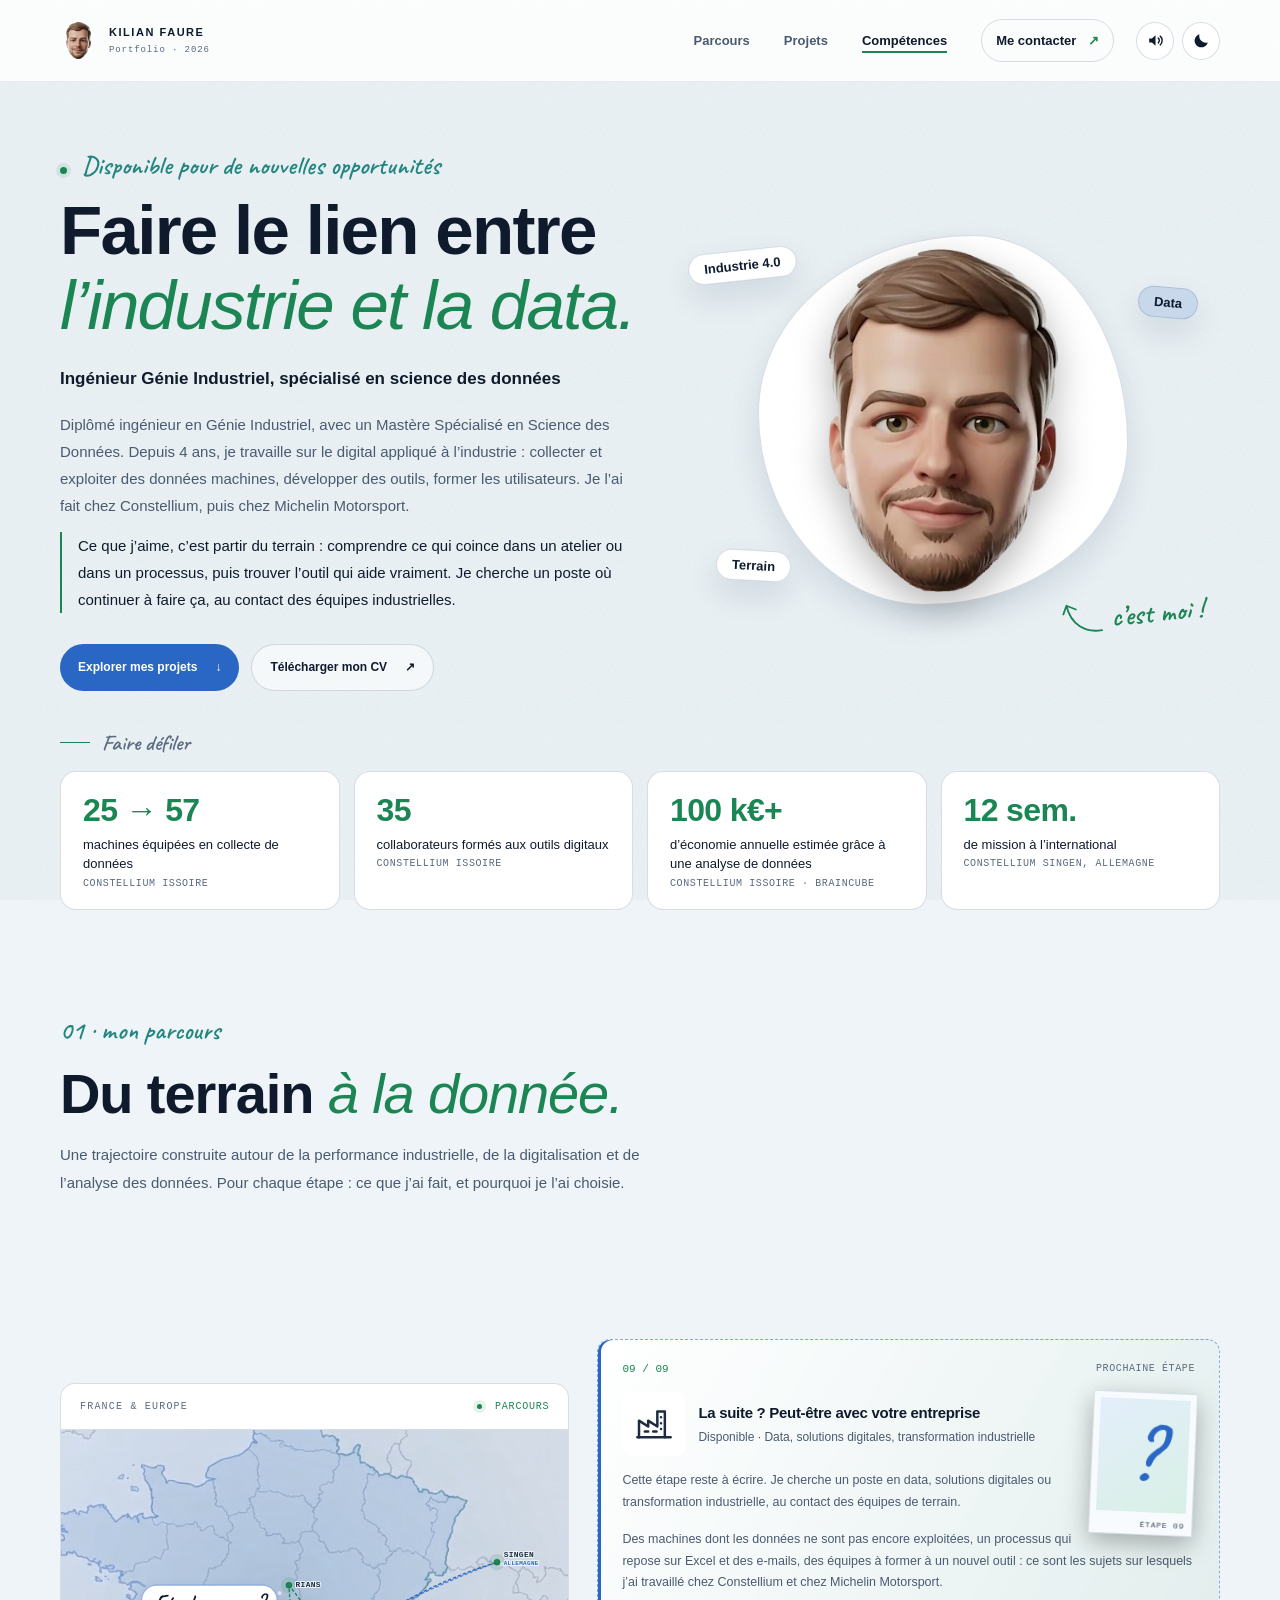
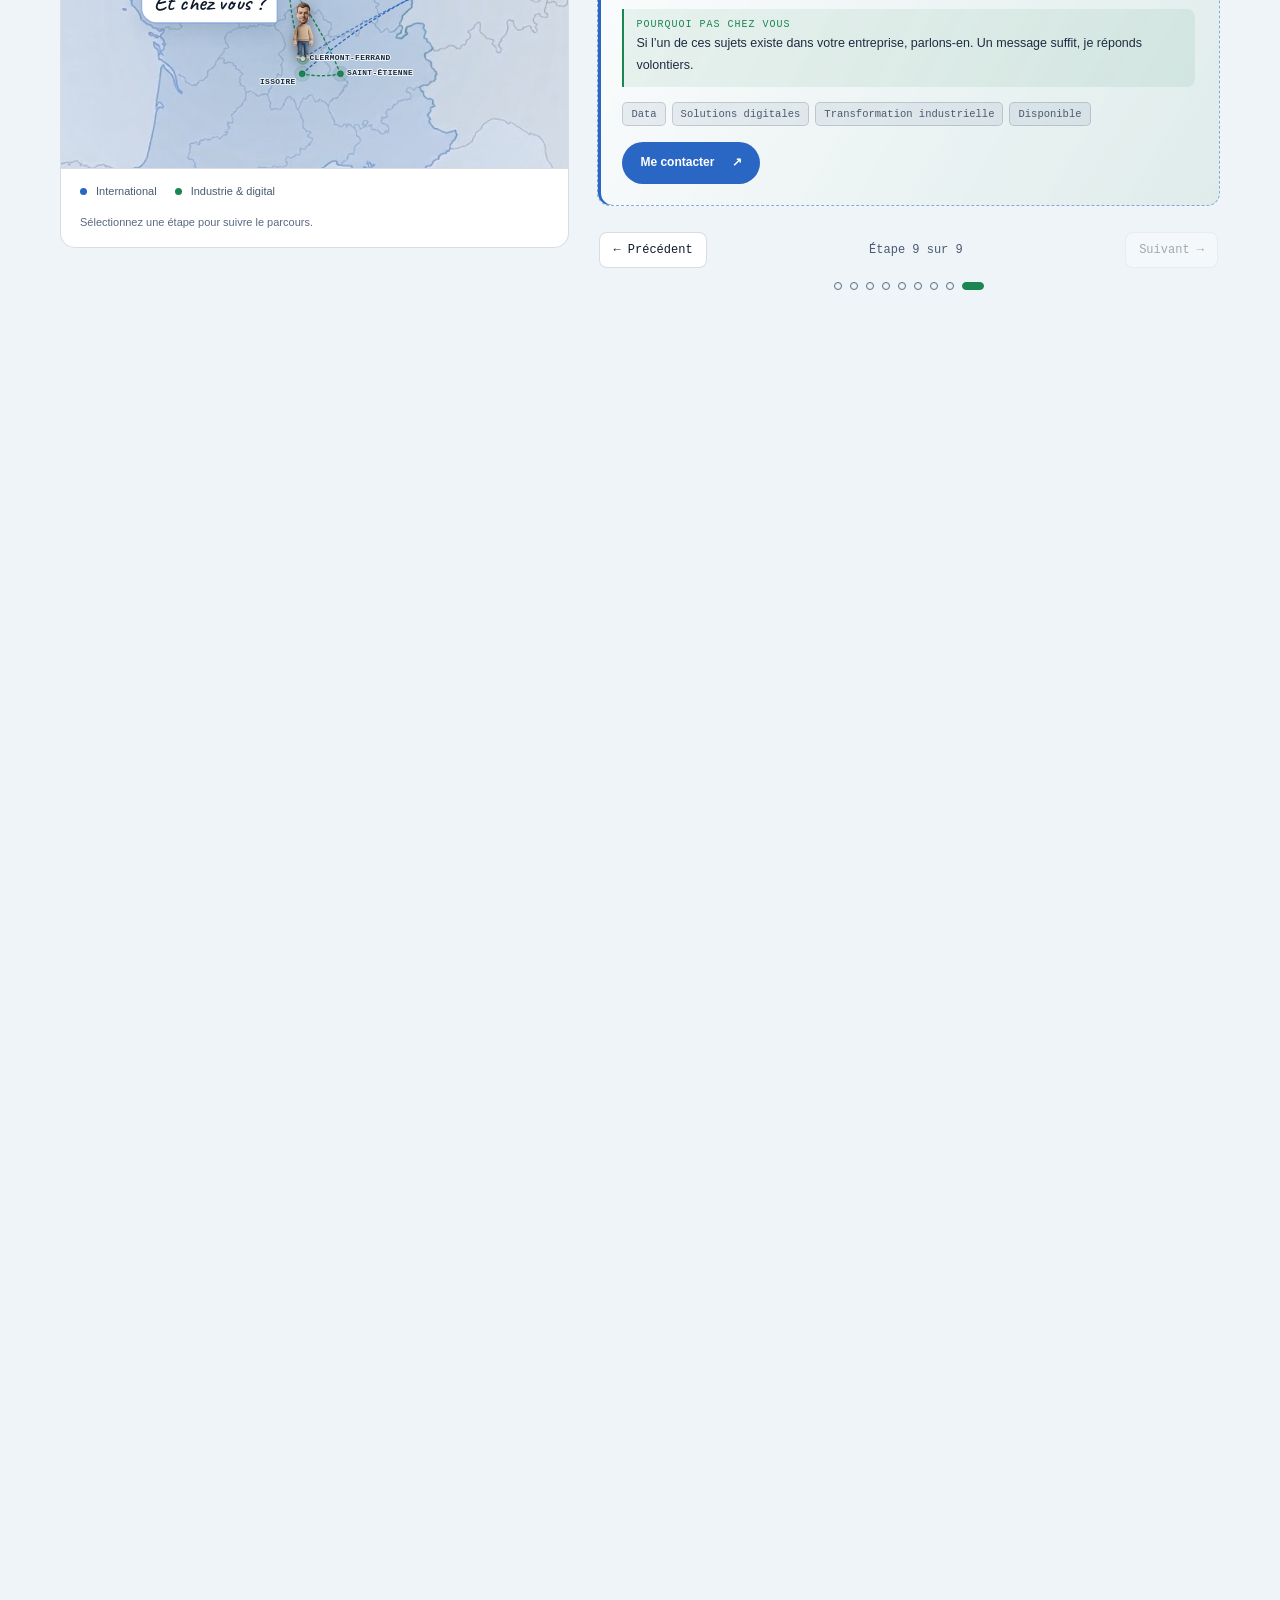
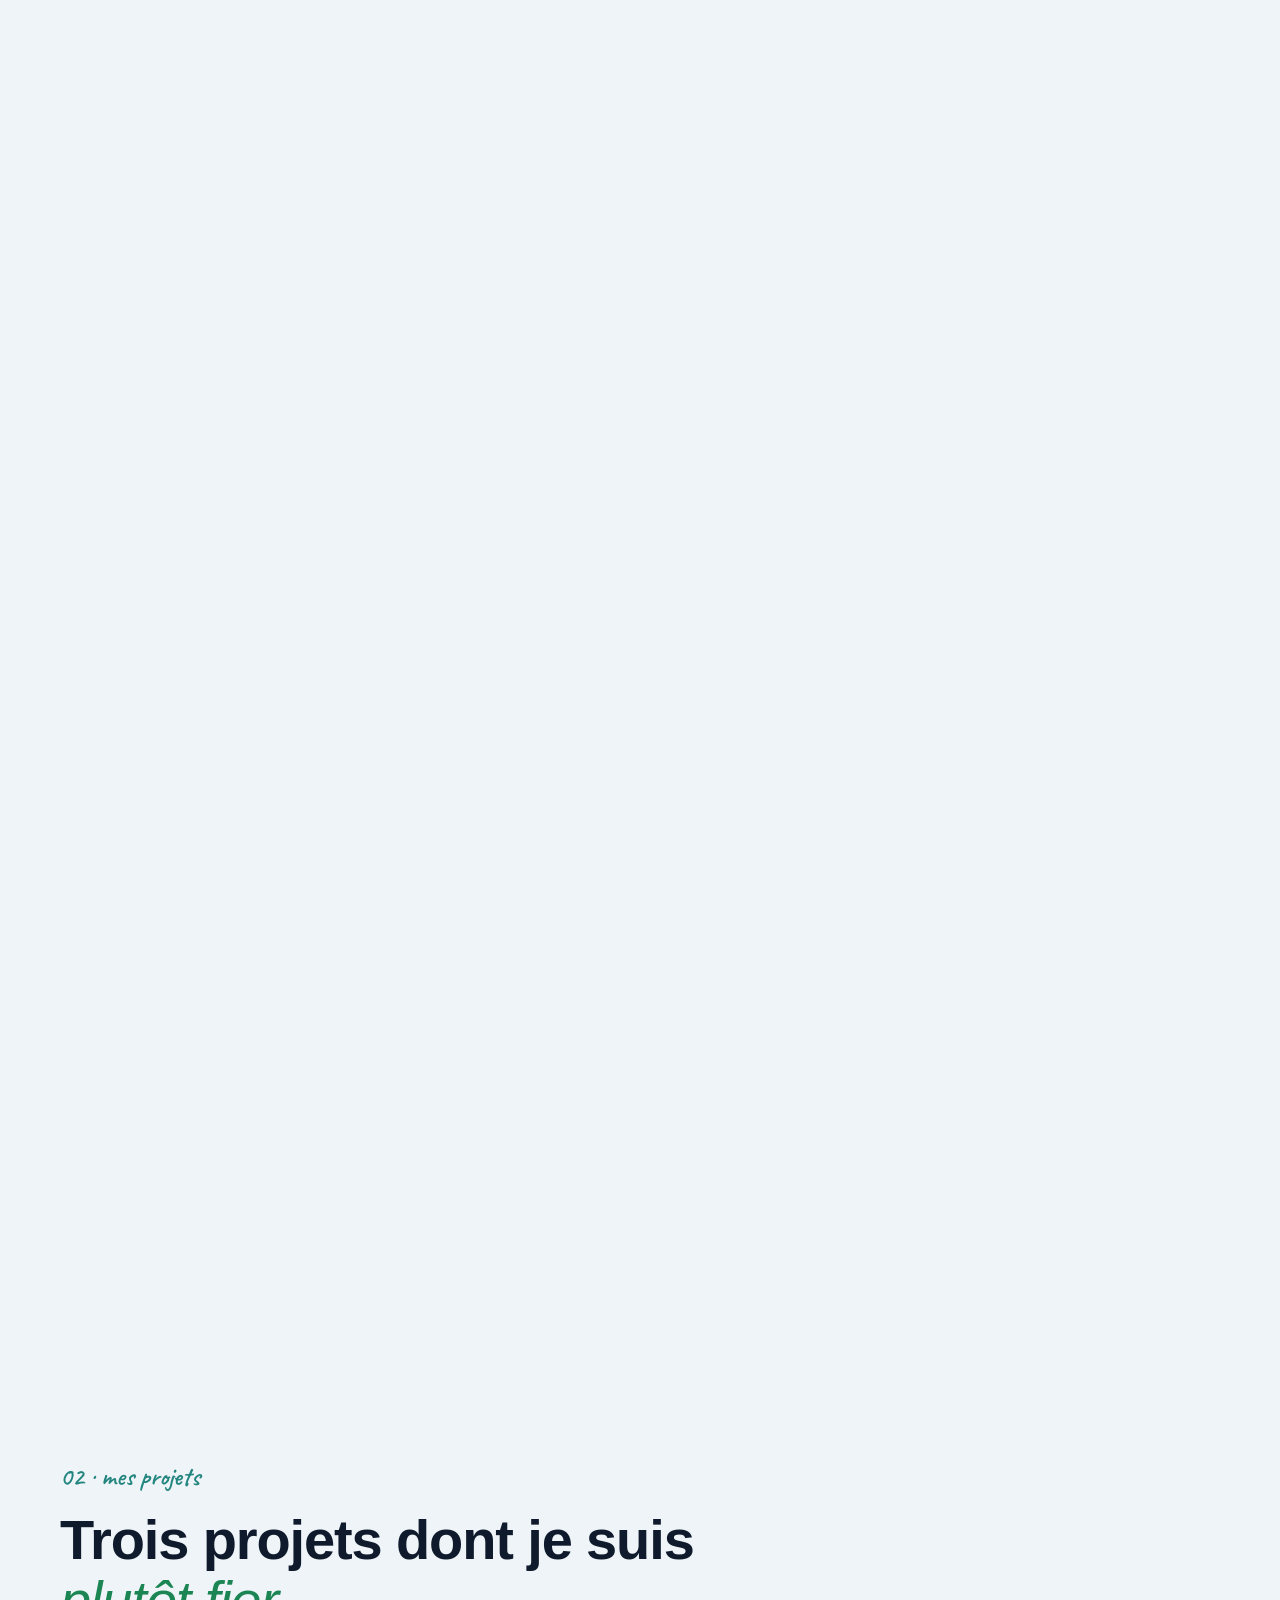
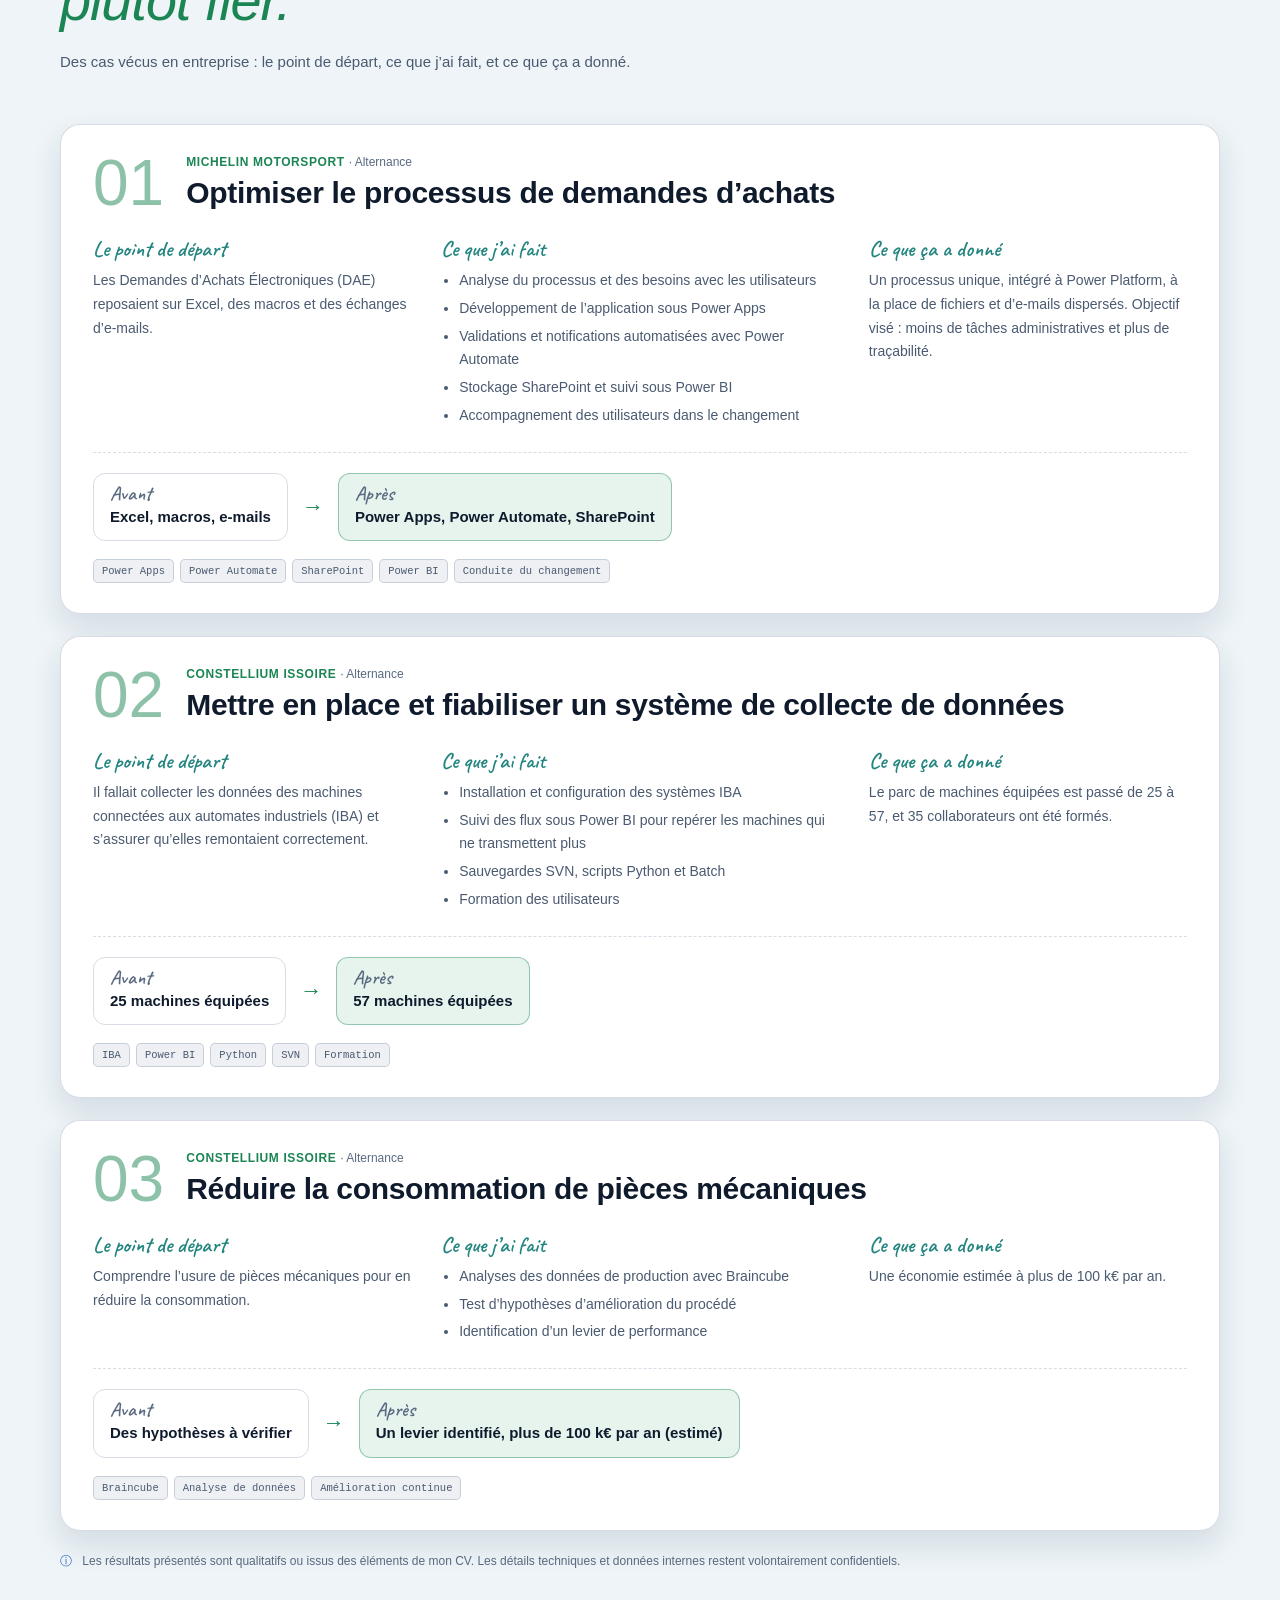
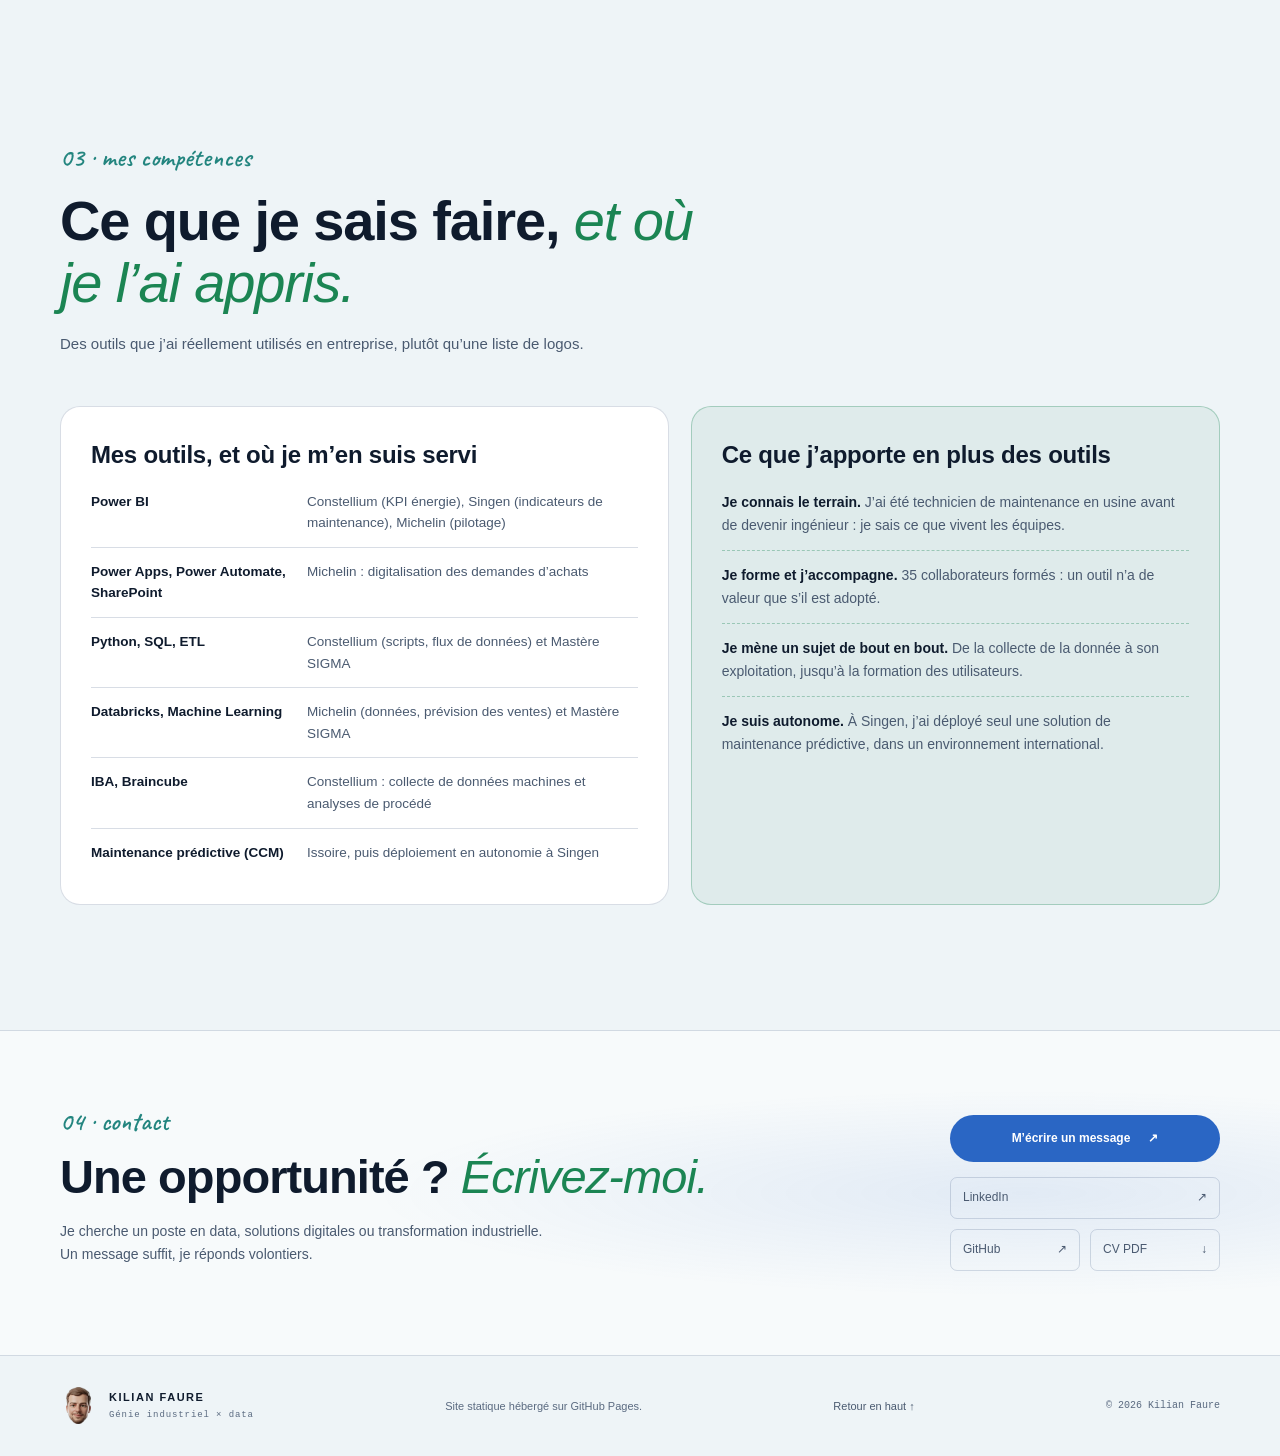
<file: index.html>
<!doctype html>
<html lang="fr" data-theme="light">
<head>
  <meta charset="utf-8">
  <meta name="viewport" content="width=device-width, initial-scale=1">
  <meta name="theme-color" content="#eef4f7">
  <meta name="color-scheme" content="light dark">
  <script>/* Thème clair par défaut ; le sombre ne s'applique que si la personne l'a choisi avec le bouton. */try{if(localStorage.getItem("kf-theme")==="dark")document.documentElement.dataset.theme="dark"}catch(e){}</script>
  <meta name="description" content="Portfolio de Kilian Faure, ingénieur en génie industriel et diplômé d’un Mastère Spécialisé en science des données. Projets data, BI et transformation digitale industrielle.">
  <meta name="author" content="Kilian Faure">
  <link rel="canonical" href="https://kilianfaure.github.io/">
  <meta property="og:type" content="website">
  <meta property="og:locale" content="fr_FR">
  <meta property="og:site_name" content="Kilian Faure — Portfolio">
  <meta property="og:url" content="https://kilianfaure.github.io/">
  <meta property="og:title" content="Kilian Faure — Génie industriel & Data Science">
  <meta property="og:description" content="Projets data, BI et transformation digitale industrielle.">
  <meta property="og:image" content="https://kilianfaure.github.io/assets/og-image.jpg">
  <meta property="og:image:width" content="1200">
  <meta property="og:image:height" content="630">
  <meta property="og:image:alt" content="Kilian Faure — Génie industriel × Data Science">
  <meta name="twitter:card" content="summary_large_image">
  <meta name="twitter:title" content="Kilian Faure — Génie industriel & Data Science">
  <meta name="twitter:description" content="Projets data, BI et transformation digitale industrielle.">
  <meta name="twitter:image" content="https://kilianfaure.github.io/assets/og-image.jpg">
  <title>Kilian Faure — Génie industriel & Data Science</title>
  <link rel="icon" type="image/png" sizes="64x64" href="assets/favicon-64.png">
  <link rel="apple-touch-icon" href="assets/apple-touch-icon.png">
  <script type="application/ld+json">
  {"@context":"https://schema.org","@type":"Person","name":"Kilian Faure","url":"https://kilianfaure.github.io/","jobTitle":"Ingénieur en Génie Industriel — Science des Données","sameAs":["https://github.com/KilianFAURE","https://www.linkedin.com/in/kilian-faure-b24b6834b/"],"knowsAbout":["Power BI","Python","Power Platform","Industrie 4.0","Machine Learning","Maintenance industrielle"]}
  </script>
  <noscript><style>.reveal{opacity:1!important;transform:none!important}.timeline-card[hidden]{display:block!important}.journey-scroll-steps{display:none}#parcours .journey-layout{position:static!important;height:auto!important}#parcours .timeline-card{max-height:none!important}</style></noscript>
  <link rel="preconnect" href="https://fonts.googleapis.com">
  <link rel="preconnect" href="https://fonts.gstatic.com" crossorigin>
  <link href="https://fonts.googleapis.com/css2?family=Caveat:wght@500;600&family=DM+Mono:wght@400;500&family=Fraunces:ital,opsz,wght@0,9..144,500;0,9..144,600;0,9..144,700;1,9..144,500&family=Manrope:wght@400;500;600;700;800&display=swap" rel="stylesheet">
  <link rel="stylesheet" href="css/style.css">
  <script src="js/theme.js" defer></script>
  <script src="js/egg.js" defer></script>
  <script src="js/main.js" defer></script>
  <script src="js/journey.js" defer></script>
</head>
<body>
  <a class="skip-link" href="#contenu">Aller au contenu</a>
  <header class="site-header">
    <a class="brand" href="#accueil" aria-label="Kilian Faure, accueil"><img class="brand-mark" src="assets/avatar/tete-avatar-kilian.webp" alt="" width="37" height="55"><span>KILIAN FAURE<span class="brand-sub">Portfolio · 2026</span></span></a>
    <button class="menu-toggle" aria-expanded="false" aria-controls="main-nav" aria-label="Ouvrir le menu"><span></span><span></span></button>
    <nav id="main-nav" class="main-nav" aria-label="Navigation principale">
      <a href="#parcours">Parcours</a><a href="#projets">Projets</a><a href="#competences">Compétences</a><a href="#contact" class="nav-contact">Me contacter <span aria-hidden="true">↗</span></a>
    </nav>
    <div class="header-tools">
      <button class="tool-btn" id="sound-toggle" type="button" aria-pressed="true" aria-label="Couper le son"><svg viewBox="0 0 24 24" aria-hidden="true"><path d="M4 9.5v5h3.5L12 18.5v-13L7.5 9.5z" fill="currentColor"/><path class="waves" d="M15.5 9a4 4 0 0 1 0 6M18 6.5a7.5 7.5 0 0 1 0 11" fill="none" stroke="currentColor" stroke-width="1.8" stroke-linecap="round"/><path class="slash" d="M4 4l16 16" stroke="currentColor" stroke-width="2" stroke-linecap="round"/></svg></button>
      <button class="tool-btn" id="theme-toggle" type="button" aria-label="Passer en mode sombre"><svg class="icon-sun" viewBox="0 0 24 24" aria-hidden="true"><circle cx="12" cy="12" r="4.2" fill="currentColor"/><path d="M12 2.5v3M12 18.5v3M2.5 12h3M18.5 12h3M5.3 5.3l2.1 2.1M16.6 16.6l2.1 2.1M18.7 5.3l-2.1 2.1M7.4 16.6l-2.1 2.1" stroke="currentColor" stroke-width="1.8" stroke-linecap="round"/></svg><svg class="icon-moon" viewBox="0 0 24 24" aria-hidden="true"><path d="M20 14.5A8.5 8.5 0 0 1 9.5 4a8.5 8.5 0 1 0 10.5 10.5z" fill="currentColor"/></svg></button>
    </div>
  </header>

  <main id="contenu">
    <section class="hero section-shell" id="accueil">
      <div class="hero-copy reveal">
        <p class="eyebrow"><span class="status-dot"></span> Disponible pour de nouvelles opportunités</p>
        <h1>Faire le lien entre<br><span class="gradient-text">l’industrie et la data.</span></h1>
        <div class="hero-intro-block">
          <h2 class="hero-profile-title">Ingénieur Génie Industriel, spécialisé en science des données</h2>
          <p class="hero-intro">Diplômé ingénieur en Génie Industriel, avec un Mastère Spécialisé en Science des Données. Depuis 4 ans, je travaille sur le digital appliqué à l’industrie : collecter et exploiter des données machines, développer des outils, former les utilisateurs. Je l’ai fait chez Constellium, puis chez Michelin Motorsport.</p>
          <p class="hero-intro hero-conviction">Ce que j’aime, c’est partir du terrain : comprendre ce qui coince dans un atelier ou dans un processus, puis trouver l’outil qui aide vraiment. Je cherche un poste où continuer à faire ça, au contact des équipes industrielles.</p>
        </div>
        <div class="hero-actions">
          <a class="button button-primary" href="#projets">Explorer mes projets <span aria-hidden="true">↓</span></a>
          <a class="button button-secondary" href="documents/CV_Kilian_FAURE.pdf" download> Télécharger mon CV <span aria-hidden="true">↗</span></a>
        </div>
        
      </div>
      <div class="hero-visual reveal">
        <button class="portrait" id="portrait-btn" type="button" aria-label="Photo de Kilian"><span class="portrait-blob" aria-hidden="true"></span><img class="portrait-img" id="portrait-img" src="assets/avatar/tete-avatar-kilian.webp" alt="" width="265" height="396" draggable="false"></button>
        <span class="sticker sticker-1" aria-hidden="true">Industrie 4.0</span><span class="sticker sticker-2" aria-hidden="true">Data</span><span class="sticker sticker-3" aria-hidden="true">Terrain</span>
        <p class="scribble" aria-hidden="true"><svg viewBox="0 0 60 50" width="46" height="38"><path d="M52 44C30 46 12 34 8 8M8 8L3 19M8 8l12 6" fill="none" stroke="currentColor" stroke-width="2.4" stroke-linecap="round" stroke-linejoin="round"/></svg><span id="scribble-text">c’est moi !</span></p>
      </div>
      <a class="scroll-cue" href="#parcours"><span class="scroll-line"></span> Faire défiler</a>
    </section>

    <section class="section-shell key-figures reveal" aria-label="Chiffres clés issus de mon CV">
      <div><b>25 → 57</b><span>machines équipées en collecte de données<small>Constellium Issoire</small></span></div>
      <div><b>35</b><span>collaborateurs formés aux outils digitaux<small>Constellium Issoire</small></span></div>
      <div><b>100 k€+</b><span>d’économie annuelle estimée grâce à une analyse de données<small>Constellium Issoire · Braincube</small></span></div>
      <div><b>12 sem.</b><span>de mission à l’international<small>Constellium Singen, Allemagne</small></span></div>
    </section>

<section class="section-shell section-block" id="parcours">
      <div class="section-heading reveal"><p class="eyebrow">01 · mon parcours</p><h2>Du terrain <span class="gradient-text">à la donnée.</span></h2><p>Une trajectoire construite autour de la performance industrielle, de la digitalisation et de l’analyse des données. Pour chaque étape : ce que j’ai fait, et pourquoi je l’ai choisie.</p></div>
      <div class="journey-layout">
        <aside class="map-panel" aria-label="Carte schématique du parcours géographique">
          <div class="map-panel-head"><span class="mini-label">FRANCE & EUROPE</span><span class="map-live"><i></i> PARCOURS</span></div>
          <div class="map-stage">
            <img class="map-background" src="assets/maps/france-europe-dark.webp" alt="" width="608" height="370" decoding="async" />
            <svg class="france-map" viewBox="0 0 1536 1024" role="group" aria-labelledby="map-title map-desc" preserveAspectRatio="xMidYMid meet">
              <title id="map-title">Carte du parcours professionnel</title>
              <desc id="map-desc">Carte de la France et de l'Allemagne avec des repères à Clermont-Ferrand, Rians, Saint-Étienne, Issoire et Singen.</desc>
              <path class="map-route route-to-rians" data-reveal-step="2" d="M732 692 Q 695 580 690 470" fill="none" stroke-width="4" stroke-dasharray="7 9" stroke-linecap="round" />
              <path class="map-route route-to-saint-etienne" data-reveal-step="3" d="M690 470 Q 780 580 846 738" fill="none" stroke-width="4" stroke-dasharray="7 9" stroke-linecap="round" />
              <path class="map-route route-to-issoire" data-reveal-step="4" d="M846 738 Q 788 750 730 738" fill="none" stroke-width="4" stroke-dasharray="7 9" stroke-linecap="round" />
              <path class="map-route route-to-singen route-to-germany" data-reveal-step="5" d="M730 738 Q 1000 500 1320 400" fill="none" stroke-width="4" stroke-dasharray="7 9" stroke-linecap="round" />
              <path class="map-route route-to-clermont" data-reveal-step="6" d="M1320 400 Q 1000 520 732 692" fill="none" stroke-width="4" stroke-dasharray="7 9" stroke-linecap="round" opacity="0.75" />
              <g class="map-marker" data-place="clermont" transform="translate(732 692)"><circle r="23" class="marker-halo"/><circle r="9" class="marker-core"/><text x="20" y="5">CLERMONT-FERRAND</text></g>
              <g class="map-marker" data-place="rians" transform="translate(690 470)"><circle r="23" class="marker-halo"/><circle r="9" class="marker-core"/><text x="20" y="5">RIANS</text></g>
              <g class="map-marker" data-place="saint-etienne" transform="translate(846 738)"><circle r="23" class="marker-halo"/><circle r="9" class="marker-core"/><text x="20" y="5">SAINT-ÉTIENNE</text></g>
              <g class="map-marker" data-place="issoire" transform="translate(730 738)"><circle r="23" class="marker-halo"/><circle r="9" class="marker-core"/><text x="-20" y="32" text-anchor="end">ISSOIRE</text></g>
              <g class="map-marker" data-place="singen" transform="translate(1320 400)"><circle r="23" class="marker-halo"/><circle r="9" class="marker-core"/><text x="20" y="-15">SINGEN</text><text x="20" y="10" class="map-country">ALLEMAGNE</text></g>
            </svg>
            <div class="avatar-placeholder" aria-hidden="true"><span class="avatar-bubble">Et chez vous ?</span><img class="avatar-image" src="assets/avatar/corps-avatar.webp" alt="" width="78" height="139" hidden><img class="avatar-fallback" src="assets/avatar/tete-avatar-kilian.webp" alt="" width="78" height="117"></div>
          </div>
          <div class="map-legend"><span><i class="legend-blue"></i> International</span><span><i class="legend-green"></i> Industrie & digital</span></div>
          <p class="map-hint">Sélectionnez une étape pour suivre le parcours.</p>
        </aside>

        <div class="journey-detail">
          <div class="timeline" aria-label="Étape sélectionnée du parcours professionnel">
            <article class="timeline-card reveal is-active" data-step="origines" data-place="clermont" aria-hidden="false">
              <div class="timeline-top"><span class="timeline-index">01 / 09</span><span class="timeline-date">2002 — 2020</span></div>
              <figure class="timeline-stamp" aria-label="Illustration de l’étape 1">
                <img src="assets/images/parcours/etape-01.webp" alt="Illustration : Une enfance au cœur des volcans d'Auvergne" width="104" height="130" decoding="async" onerror="this.classList.add('is-missing')">
                <figcaption>ÉTAPE 01</figcaption>
              </figure>
              <div class="timeline-company"><img class="company-symbol sigma-symbol company-logo" src="assets/images/logo/logo1.webp" alt="" width="64" height="64"><div><h3>Une enfance au cœur des volcans d'Auvergne</h3><p>Nébouzat · Rochefort-Montagne · Clermont-Ferrand</p></div></div>
              <p>Originaire de Nébouzat, au cœur de la chaîne des Puys, j’ai grandi dans un environnement où comptaient l’entraide, la simplicité et la réalisation de tâches manuelles, type bricolage. Scolarité primaire à Nébouzat, collège à Rochefort-Montagne, puis lycée Lafayette à Clermont-Ferrand, où j'ai obtenu un baccalauréat scientifique option Sciences de l'Ingénieur.</p><p>Attiré très tôt par les sciences et la technique, je cherchais à comprendre comment les choses fonctionnent concrètement.</p>
              <p class="timeline-why"><b>Pourquoi cette étape</b>Je voulais découvrir rapidement le monde industriel avant de m'engager dans de longues études : j'ai choisi un DUT Génie Industriel et Maintenance plutôt qu'une classe préparatoire.</p>
              <div class="tag-list"><span>Auvergne</span><span>Sciences</span><span>Sciences de l'Ingénieur</span></div>
            </article>
            <article class="timeline-card" data-step="dut" data-place="clermont" aria-hidden="true" hidden>
              <div class="timeline-top"><span class="timeline-index">02 / 09</span><span class="timeline-date">2020 — 2022</span></div>
              <figure class="timeline-stamp" aria-label="Illustration de l’étape 2">
                <img src="assets/images/parcours/etape-02.webp" alt="Illustration : DUT Génie Industriel et Maintenance" width="104" height="130" decoding="async" onerror="this.classList.add('is-missing')">
                <figcaption>ÉTAPE 02</figcaption>
              </figure>
              <div class="timeline-company"><img class="company-symbol sigma-symbol company-logo" src="assets/images/logo/logo2.webp" alt="" width="64" height="64"><div><h3>DUT Génie Industriel et Maintenance</h3><p>Université Clermont Auvergne</p></div></div>
              <p>J'ai intégré le département Génie Industriel et Maintenance de l'Université Clermont Auvergne, qui m'a donné de solides bases techniques et une vision globale du fonctionnement des installations industrielles.</p><p>Au programme : électricité industrielle et schémas électriques, mécanique et résistance des matériaux, hydraulique et pneumatique, robotique, automatisme et maintenance des systèmes.</p>
              <p class="timeline-why"><b>Pourquoi cette étape</b>Ces bases techniques, je pouvais les confronter au réel dès la deuxième année grâce à l'alternance : la meilleure façon de savoir si le monde industriel me correspondait.</p>
              <div class="tag-list"><span>Électricité</span><span>Mécanique</span><span>Automatisme</span><span>Robotique</span><span>Maintenance</span></div>
            </article>
            <article class="timeline-card" data-step="rians" data-place="rians" aria-hidden="true" hidden>
              <div class="timeline-top"><span class="timeline-index">03 / 09</span><span class="timeline-date">SEPT. 2021 — AOÛT 2022</span></div>
              <figure class="timeline-stamp" aria-label="Illustration de l’étape 3">
                <img src="assets/images/parcours/etape-03.webp" alt="Illustration : Triballat : ma première expérience industrielle" width="104" height="130" decoding="async" onerror="this.classList.add('is-missing')">
                <figcaption>ÉTAPE 03</figcaption>
              </figure>
              <div class="timeline-company"><img class="company-symbol constellium-symbol company-logo" src="assets/images/logo/logo3.webp" alt="" width="64" height="64"><div><h3>Triballat : ma première expérience industrielle</h3><p>Technicien de maintenance en alternance · Usine desserts (La Laiterie de Rians)</p></div></div>
              <p>Au sein de l'équipe maintenance de l'usine desserts, j'ai évolué dans un environnement agroalimentaire exigeant : interventions de terrain sur les équipements de production, dans le respect des normes d'hygiène et de sécurité, pour assurer la continuité de la production.</p><p>Maintenance préventive et corrective, diagnostic de pannes multi-techniques (électrique, mécanique, pneumatique), soudure MIG, et contribution à la fiabilité des installations et à la réduction des dysfonctionnements.</p>
              <p class="timeline-why"><b>Pourquoi cette étape</b>Cette immersion m'a fait découvrir la réalité des ateliers et le poids de la maintenance dans la performance d'une usine. Elle a confirmé mon envie de viser des fonctions à plus forte responsabilité.</p>
              <div class="tag-list"><span>Maintenance préventive</span><span>Maintenance corrective</span><span>Diagnostic de panne</span><span>Soudure MIG</span><span>Agroalimentaire</span></div>
            </article>
            <article class="timeline-card" data-step="ingenieur" data-place="saint-etienne" aria-hidden="true" hidden>
              <div class="timeline-top"><span class="timeline-index">04 / 09</span><span class="timeline-date">2022 — 2025</span></div>
              <figure class="timeline-stamp" aria-label="Illustration de l’étape 4">
                <img src="assets/images/parcours/etape-04.webp" alt="Illustration : Diplôme d'Ingénieur en Génie Industriel" width="104" height="130" decoding="async" onerror="this.classList.add('is-missing')">
                <figcaption>ÉTAPE 04</figcaption>
              </figure>
              <div class="timeline-company"><img class="company-symbol constellium-symbol company-logo" src="assets/images/logo/logo4.webp" alt="" width="64" height="64"><div><h3>Diplôme d'Ingénieur en Génie Industriel</h3><p>ISTP · École Nationale Supérieure des Mines de Saint-Étienne</p></div></div>
              <p>J'ai poursuivi à l'ISTP, dans le cadre du diplôme d'ingénieur en Génie Industriel de l'École des Mines de Saint-Étienne, en alternance : électrotechnique, mécanique, thermodynamique, mathématiques appliquées, statistiques et gestion industrielle.</p><p>Lean Manufacturing, Supply Chain, gestion de projet et management d'équipe m'ont donné une vision globale de la performance industrielle, avec une approche orientée amélioration continue et conduite du changement.</p>
              <p class="timeline-why"><b>Pourquoi cette étape</b>Après le terrain, je voulais comprendre l'usine dans son ensemble : flux, projets, équipes, performance. Le cursus d'ingénieur m'a apporté cette vision d'ensemble.</p>
              <div class="tag-list"><span>Génie industriel</span><span>Lean Manufacturing</span><span>Supply Chain</span><span>Gestion de projet</span></div>
            </article>
            <article class="timeline-card" data-step="issoire" data-place="issoire" aria-hidden="true" hidden>
              <div class="timeline-top"><span class="timeline-index">05 / 09</span><span class="timeline-date">SEPT. 2022 — SEPT. 2025</span></div>
              <figure class="timeline-stamp" aria-label="Illustration de l’étape 5">
                <img src="assets/images/parcours/etape-05.webp" alt="Illustration : Ingénieur Transformation Digitale Industrielle" width="104" height="130" decoding="async" onerror="this.classList.add('is-missing')">
                <figcaption>ÉTAPE 05</figcaption>
              </figure>
              <div class="timeline-company"><img class="company-symbol constellium-symbol company-logo" src="assets/images/logo/logo5.webp" alt="" width="64" height="64"><div><h3>Ingénieur Transformation Digitale Industrielle</h3><p>Constellium Issoire · Alternance · Service Projets Digitaux</p></div></div>
              <p>Chez Constellium, acteur de la transformation de l'aluminium (aéronautique, spatial, défense), j'ai travaillé sur toute la chaîne de valeur de la donnée industrielle : de l'acquisition des données machines jusqu'à leur exploitation pour l'aide à la décision.</p><p>Mise en place et fiabilisation de systèmes de collecte connectés aux automates (IBA), contribution à des projets de maintenance prédictive, tableaux de bord Power BI pour les KPI énergétiques (électricité, eau), formation des utilisateurs, et analyses Braincube ayant identifié un levier de performance estimé à plus de 100 k€ par an.</p>
              <p class="timeline-why"><b>Pourquoi cette étape</b>C'est là que j'ai vu le cycle de vie complet de la donnée, de la machine à la décision, et que ma curiosité pour la data est devenue une vraie orientation de carrière.</p>
              <div class="tag-list"><span>IBA</span><span>Power BI</span><span>Braincube</span><span>Maintenance prédictive</span><span>ETL</span><span>Formation</span></div>
            </article>
            <article class="timeline-card" data-step="singen" data-place="singen" aria-hidden="true" hidden>
              <div class="timeline-top"><span class="timeline-index">06 / 09</span><span class="timeline-date">JUIN — AOÛT 2025</span></div>
              <figure class="timeline-stamp" aria-label="Illustration de l’étape 6">
                <img src="assets/images/parcours/etape-06.webp" alt="Illustration : Data Analyste, stage international en Allemagne" width="104" height="130" decoding="async" onerror="this.classList.add('is-missing')">
                <figcaption>ÉTAPE 06</figcaption>
              </figure>
              <div class="timeline-company"><img class="company-symbol singen-symbol company-logo" src="assets/images/logo/logo5.webp" alt="" width="64" height="64"><div><h3>Data Analyste, stage international en Allemagne</h3><p>Constellium Singen · Département Maintenance · 12 semaines</p></div></div>
              <p>Au sein du département Maintenance de Constellium Singen, j'ai développé des tableaux de bord Power BI pour suivre les indicateurs de maintenance (MTBF, MTTR, taux de disponibilité des équipements).</p><p>J'ai aussi déployé en autonomie une solution de maintenance prédictive (CCM), déjà utilisée à Issoire, pour anticiper les défaillances et améliorer la fiabilité des installations, dans un environnement anglophone et multiculturel.</p>
              <p class="timeline-why"><b>Pourquoi cette étape</b>Je voulais élargir mon expérience à l'international, gagner en autonomie et montrer qu'une solution éprouvée sur un site pouvait être transférée sur un autre.</p>
              <div class="tag-list"><span>Power BI</span><span>MTBF / MTTR</span><span>Maintenance prédictive (CCM)</span><span>International</span></div>
            </article>
            <article class="timeline-card" data-step="sigma" data-place="clermont" aria-hidden="true" hidden>
              <div class="timeline-top"><span class="timeline-index">07 / 09</span><span class="timeline-date">2025 — 2026</span></div>
              <figure class="timeline-stamp" aria-label="Illustration de l’étape 7">
                <img src="assets/images/parcours/etape-07.webp" alt="Illustration : Mastère Spécialisé Expert en Science des Données" width="104" height="130" decoding="async" onerror="this.classList.add('is-missing')">
                <figcaption>ÉTAPE 07</figcaption>
              </figure>
              <div class="timeline-company"><img class="company-symbol sigma-symbol company-logo" src="assets/images/logo/logo7.webp" alt="" width="64" height="64"><div><h3>Mastère Spécialisé Expert en Science des Données</h3><p>SIGMA Clermont</p></div></div>
              <p>Pour approfondir mes compétences data, j'ai intégré le Mastère Spécialisé Expert en Science des Données de SIGMA Clermont : statistiques, Machine Learning, Deep Learning, Business Intelligence, développement Python, bases de données PostgreSQL et ingénierie des données.</p><p>Les projets réalisés m'ont permis de mettre en pratique les concepts étudiés.</p>
              <p class="timeline-why"><b>Pourquoi cette étape</b>Après avoir découvert la data sur le terrain, je voulais en maîtriser les fondements pour concevoir des solutions plus solides.</p>
              <div class="tag-list"><span>Statistiques</span><span>Machine Learning</span><span>Deep Learning</span><span>Python</span><span>PostgreSQL</span><span>Data Engineering</span></div>
            </article>
            <article class="timeline-card" data-step="michelin" data-place="clermont" aria-hidden="true" hidden>
              <div class="timeline-top"><span class="timeline-index">08 / 09</span><span class="timeline-date">OCT. 2025 — SEPT. 2026</span></div>
              <figure class="timeline-stamp" aria-label="Illustration de l’étape 8">
                <img src="assets/images/parcours/etape-08.webp" alt="Illustration : Michelin Motorsport : Ingénieur Solutions Digitales" width="104" height="130" decoding="async" onerror="this.classList.add('is-missing')">
                <figcaption>ÉTAPE 08</figcaption>
              </figure>
              <div class="timeline-company"><img class="company-symbol michelin-symbol company-logo" src="assets/images/logo/logo8.webp" alt="" width="64" height="64"><div><h3>Michelin Motorsport : Ingénieur Solutions Digitales</h3><p>Michelin · Alternance · Clermont-Ferrand</p></div></div>
              <p>J'ai contribué à des projets de transformation digitale visant à améliorer l'efficacité opérationnelle et la valorisation des données. Mon principal projet : digitaliser le processus des Demandes d'Achats Électroniques (DAE), jusque-là basé sur Excel, macros et échanges d'e-mails, avec une solution intégrée Power Platform (Power Apps, Power Automate, SharePoint, Power BI).</p><p>J'ai aussi travaillé sur des traitements de données avec Databricks, des tableaux de bord décisionnels, une étude de prévision des ventes de pneumatiques historiques par Machine Learning, et accompagné les utilisateurs dans la conduite du changement.</p>
              <p class="timeline-why"><b>Pourquoi cette étape</b>Réunir les deux versants de mon parcours, le terrain industriel et la data, sur des processus métiers réels et dans un environnement exigeant en performance.</p>
              <div class="tag-list"><span>Power Apps</span><span>Power Automate</span><span>SharePoint</span><span>Power BI</span><span>Databricks</span><span>Machine Learning</span></div>
            </article>
            <article class="timeline-card timeline-card-next" data-step="suite" data-place="clermont" aria-hidden="true" hidden>
              <div class="timeline-top"><span class="timeline-index">09 / 09</span><span class="timeline-date">PROCHAINE ÉTAPE</span></div>
              <figure class="timeline-stamp timeline-stamp-next" aria-hidden="true">
                <span class="stamp-mark">?</span>
                <figcaption>ÉTAPE 09</figcaption>
              </figure>
              <div class="timeline-company"><span class="company-symbol company-logo next-symbol" aria-hidden="true"><svg viewBox="0 0 24 24" fill="none" stroke="currentColor" stroke-width="1.5" stroke-linecap="round" stroke-linejoin="round"><path d="M3 20V10l5.5 3.5V10l5.5 3.5V4.5h4.5V20"/><path d="M2 20h20M6.5 16.5h2M11.5 16.5h2M16.2 8h.01M16.2 11.5h.01M16.2 15h.01"/></svg></span><div><h3>La suite ? Peut-être avec votre entreprise</h3><p>Disponible · Data, solutions digitales, transformation industrielle</p></div></div>
              <p>Cette étape reste à écrire. Je cherche un poste en data, solutions digitales ou transformation industrielle, au contact des équipes de terrain.</p><p>Des machines dont les données ne sont pas encore exploitées, un processus qui repose sur Excel et des e-mails, des équipes à former à un nouvel outil : ce sont les sujets sur lesquels j’ai travaillé chez Constellium et chez Michelin Motorsport.</p>
              <p class="timeline-why"><b>Pourquoi pas chez vous</b>Si l’un de ces sujets existe dans votre entreprise, parlons-en. Un message suffit, je réponds volontiers.</p>
              <div class="tag-list"><span>Data</span><span>Solutions digitales</span><span>Transformation industrielle</span><span>Disponible</span></div>
              <div class="timeline-cta"><a class="button button-primary" href="#contact">Me contacter <span aria-hidden="true">↗</span></a></div>
            </article>
          </div>
          <div class="journey-controls" aria-label="Navigation dans le parcours">
            <button class="journey-nav journey-prev" type="button" disabled>← Précédent</button>
            <span class="journey-progress" aria-live="polite">Étape 1 sur 8</span>
            <button class="journey-nav journey-next" type="button">Suivant →</button>
          </div>
          <div class="journey-step-dots" aria-label="Choisir une étape du parcours"></div>
        </div>
      </div>
      <div class="journey-scroll-steps" aria-hidden="true">
        <div class="journey-scroll-trigger" data-scroll-step="0"></div>
        <div class="journey-scroll-trigger" data-scroll-step="1"></div>
        <div class="journey-scroll-trigger" data-scroll-step="2"></div>
        <div class="journey-scroll-trigger" data-scroll-step="3"></div>
        <div class="journey-scroll-trigger" data-scroll-step="4"></div>
        <div class="journey-scroll-trigger" data-scroll-step="5"></div>
        <div class="journey-scroll-trigger" data-scroll-step="6"></div>
        <div class="journey-scroll-trigger" data-scroll-step="7"></div>
        <div class="journey-scroll-trigger" data-scroll-step="8"></div>
      </div>
    </section>

    <section class="section-shell section-block projects-section" id="projets">
      <div class="section-heading reveal"><p class="eyebrow">02 · mes projets</p><h2>Trois projets dont je suis <span class="gradient-text">plutôt fier.</span></h2><p>Des cas vécus en entreprise : le point de départ, ce que j’ai fait, et ce que ça a donné.</p></div>
      <div class="cases">
        <article class="case reveal">
          <header class="case-head"><span class="case-num">01</span><div><p class="case-org">Michelin Motorsport <span>· Alternance</span></p><h3>Optimiser le processus de demandes d’achats</h3></div></header>
          <div class="case-body">
            <div><h4>Le point de départ</h4><p>Les Demandes d’Achats Électroniques (DAE) reposaient sur Excel, des macros et des échanges d’e-mails.</p></div>
            <div><h4>Ce que j’ai fait</h4><ul><li>Analyse du processus et des besoins avec les utilisateurs</li><li>Développement de l’application sous Power Apps</li><li>Validations et notifications automatisées avec Power Automate</li><li>Stockage SharePoint et suivi sous Power BI</li><li>Accompagnement des utilisateurs dans le changement</li></ul></div>
            <div><h4>Ce que ça a donné</h4><p>Un processus unique, intégré à Power Platform, à la place de fichiers et d’e-mails dispersés. Objectif visé : moins de tâches administratives et plus de traçabilité.</p></div>
          </div>
          <div class="case-flow"><div class="flow-box flow-before"><small>Avant</small><b>Excel, macros, e-mails</b></div><span class="flow-arrow" aria-hidden="true">→</span><div class="flow-box flow-after"><small>Après</small><b>Power Apps, Power Automate, SharePoint</b></div></div>
          <div class="tag-list"><span>Power Apps</span><span>Power Automate</span><span>SharePoint</span><span>Power BI</span><span>Conduite du changement</span></div>
        </article>
        <article class="case reveal">
          <header class="case-head"><span class="case-num">02</span><div><p class="case-org">Constellium Issoire <span>· Alternance</span></p><h3>Mettre en place et fiabiliser un système de collecte de données</h3></div></header>
          <div class="case-body">
            <div><h4>Le point de départ</h4><p>Il fallait collecter les données des machines connectées aux automates industriels (IBA) et s’assurer qu’elles remontaient correctement.</p></div>
            <div><h4>Ce que j’ai fait</h4><ul><li>Installation et configuration des systèmes IBA</li><li>Suivi des flux sous Power BI pour repérer les machines qui ne transmettent plus</li><li>Sauvegardes SVN, scripts Python et Batch</li><li>Formation des utilisateurs</li></ul></div>
            <div><h4>Ce que ça a donné</h4><p>Le parc de machines équipées est passé de 25 à 57, et 35 collaborateurs ont été formés.</p></div>
          </div>
          <div class="case-flow"><div class="flow-box flow-before"><small>Avant</small><b>25 machines équipées</b></div><span class="flow-arrow" aria-hidden="true">→</span><div class="flow-box flow-after"><small>Après</small><b>57 machines équipées</b></div></div>
          <div class="tag-list"><span>IBA</span><span>Power BI</span><span>Python</span><span>SVN</span><span>Formation</span></div>
        </article>
        <article class="case reveal">
          <header class="case-head"><span class="case-num">03</span><div><p class="case-org">Constellium Issoire <span>· Alternance</span></p><h3>Réduire la consommation de pièces mécaniques</h3></div></header>
          <div class="case-body">
            <div><h4>Le point de départ</h4><p>Comprendre l’usure de pièces mécaniques pour en réduire la consommation.</p></div>
            <div><h4>Ce que j’ai fait</h4><ul><li>Analyses des données de production avec Braincube</li><li>Test d’hypothèses d’amélioration du procédé</li><li>Identification d’un levier de performance</li></ul></div>
            <div><h4>Ce que ça a donné</h4><p>Une économie estimée à plus de 100 k€ par an.</p></div>
          </div>
          <div class="case-flow"><div class="flow-box flow-before"><small>Avant</small><b>Des hypothèses à vérifier</b></div><span class="flow-arrow" aria-hidden="true">→</span><div class="flow-box flow-after"><small>Après</small><b>Un levier identifié, plus de 100 k€ par an (estimé)</b></div></div>
          <div class="tag-list"><span>Braincube</span><span>Analyse de données</span><span>Amélioration continue</span></div>
        </article>
      </div>
      <p class="content-note"><span>ⓘ</span> Les résultats présentés sont qualitatifs ou issus des éléments de mon CV. Les détails techniques et données internes restent volontairement confidentiels.</p>
    </section>

    <section class="section-shell section-block skills-section" id="competences">
      <div class="section-heading reveal"><p class="eyebrow">03 · mes compétences</p><h2>Ce que je sais faire, <span class="gradient-text">et où je l’ai appris.</span></h2><p>Des outils que j’ai réellement utilisés en entreprise, plutôt qu’une liste de logos.</p></div>
      <div class="skills-layout">
        <div class="toolbox reveal">
          <h3>Mes outils, et où je m’en suis servi</h3>
          <ul class="tool-list">
            <li><b>Power BI</b><span>Constellium (KPI énergie), Singen (indicateurs de maintenance), Michelin (pilotage)</span></li>
            <li><b>Power Apps, Power Automate, SharePoint</b><span>Michelin : digitalisation des demandes d’achats</span></li>
            <li><b>Python, SQL, ETL</b><span>Constellium (scripts, flux de données) et Mastère SIGMA</span></li>
            <li><b>Databricks, Machine Learning</b><span>Michelin (données, prévision des ventes) et Mastère SIGMA</span></li>
            <li><b>IBA, Braincube</b><span>Constellium : collecte de données machines et analyses de procédé</span></li>
            <li><b>Maintenance prédictive (CCM)</b><span>Issoire, puis déploiement en autonomie à Singen</span></li>
          </ul>
        </div>
        <div class="strengths reveal">
          <h3>Ce que j’apporte en plus des outils</h3>
          <ul class="strength-list">
            <li><b>Je connais le terrain.</b> J’ai été technicien de maintenance en usine avant de devenir ingénieur : je sais ce que vivent les équipes.</li>
            <li><b>Je forme et j’accompagne.</b> 35 collaborateurs formés : un outil n’a de valeur que s’il est adopté.</li>
            <li><b>Je mène un sujet de bout en bout.</b> De la collecte de la donnée à son exploitation, jusqu’à la formation des utilisateurs.</li>
            <li><b>Je suis autonome.</b> À Singen, j’ai déployé seul une solution de maintenance prédictive, dans un environnement international.</li>
          </ul>
        </div>
      </div>
    </section>

    <section class="contact-section" id="contact"><div class="section-shell contact-inner reveal"><div><p class="eyebrow">04 · contact</p><h2>Une opportunité ? <span class="gradient-text">Écrivez-moi.</span></h2><p>Je cherche un poste en data, solutions digitales ou transformation industrielle. Un message suffit, je réponds volontiers.</p></div><div class="contact-actions"><a class="button button-primary" href="mailto:k.faure12@gmail.com">M’écrire un message <span>↗</span></a><a class="contact-link contact-link-wide" href="https://www.linkedin.com/in/kilian-faure-b24b6834b/" target="_blank" rel="noopener noreferrer">LinkedIn <span>↗</span></a><a class="contact-link" href="https://github.com/KilianFAURE" target="_blank" rel="noopener noreferrer">GitHub <span>↗</span></a><a class="contact-link" href="documents/CV_Kilian_FAURE.pdf" download>CV PDF <span>↓</span></a></div></div></section>
  </main>
  <footer class="site-footer section-shell"><a class="brand footer-brand" href="#accueil"><img class="brand-mark" src="assets/avatar/tete-avatar-kilian.webp" alt="" width="37" height="55"><span>KILIAN FAURE<span class="brand-sub">Génie industriel × data</span></span></a><span>Site statique hébergé sur GitHub Pages.</span><a href="#accueil" class="back-top">Retour en haut ↑</a><span class="copyright">© <span id="year">2026</span> Kilian Faure</span></footer>
</body>
</html>
</file>
<file: css/style.css>
/* Kilian Faure portfolio — base styles */
:root { 
  --font: "Inter", sans-serif; 
  --display: "Space Grotesk", sans-serif; 
  --hand: "Caveat", cursive; 
  --mono: "Inter", monospace; 
  --shell: 1160px; 
}/* Palette : vert #59C289, bleu #3276DB, turquoise #74CDC8. Le thème clair est le thème par défaut (:root). */
:root[data-theme="dark"] {
  color-scheme: dark;
  --bg: #0B1220; --bg-soft: #0e1829; --card: #141F32; --card-light: #192943; --surface-a: #101d30; --surface-b: #0c1728;
  --text: #F1F5FB; --text-2: #d8e5f7; --muted: #A1B0C5; --muted-2: #8798b2;
  --green: #59C289; --green-soft: #b8f1d2; --teal: #74cdc8; --blue: #3276DB; --blue-hover: #3d83ec; --blue-light: #68A3FF; --purple: #c4adff;
  --accent-rgb: 89,194,137; --accent2-rgb: 50,118,219; --line-rgb: 153,177,209; --card-rgb: 20,31,50; --purple-rgb: 196,173,255;
  --line: rgba(153,177,209,.17); --on-accent: #06111c; --shadow: 0 18px 40px rgba(0,0,0,.35);
  --map-filter: none; --theme-color: #0B1220;
}
:root, :root[data-theme="light"] {
  color-scheme: light;
  --bg: #eef4f7; --bg-soft: #e4edf2; --card: #ffffff; --card-light: #f6fafc; --surface-a: #f4f8fa; --surface-b: #e9f0f4;
  --text: #0f1b2d; --text-2: #1d2b40; --muted: #4a5a70; --muted-2: #5a6a80;
  --green: #1b8553; --green-soft: #0f5a37; --teal: #23857f; --blue: #2a66c4; --blue-hover: #1f55a8; --blue-light: #2a66c4; --purple: #6b4bb8;
  --accent-rgb: 27,133,83; --accent2-rgb: 42,102,196; --line-rgb: 40,70,110; --card-rgb: 255,255,255; --purple-rgb: 107,75,184;
  --line: rgba(40,70,110,.18); --on-accent: #ffffff; --shadow: 0 14px 30px rgba(30,60,100,.13);
  --map-filter: invert(.92) hue-rotate(180deg) saturate(.75) brightness(1.02); --theme-color: #eef4f7;
}
* { box-sizing: border-box; }
html { scroll-behavior: smooth; scroll-padding-top: 90px; }
body { margin: 0; background: var(--bg); color: var(--text); font-family: var(--font); line-height: 1.65; -webkit-font-smoothing: antialiased; }
body::before { content: ""; position: fixed; inset: 0; pointer-events: none; z-index: -1; opacity: .17; background-image: radial-gradient(rgba(var(--line-rgb), .4) .6px, transparent .6px); background-size: 7px 7px; mask-image: linear-gradient(to bottom, black, transparent 72%); }
a { color: inherit; text-decoration: none; }
button { font: inherit; }
button, a { -webkit-tap-highlight-color: transparent; }
button:focus-visible, a:focus-visible { outline: 2px solid var(--green); outline-offset: 4px; }
::selection { background: rgba(var(--accent2-rgb), .45); color: white; }
.skip-link { position: absolute; left: 16px; top: -80px; padding: 10px 14px; background: var(--green); color: #06111c; z-index: 100; border-radius: 8px; }
.skip-link:focus { top: 12px; }
.section-shell { width: min(var(--shell), calc(100% - 48px)); margin-inline: auto; }
.site-header { height: 82px; display: flex; align-items: center; justify-content: space-between; padding-inline: max(24px, calc((100vw - var(--shell)) / 2)); border-bottom: 1px solid rgba(var(--line-rgb), .1); background: rgba(var(--card-rgb), .83); backdrop-filter: blur(18px); position: sticky; top: 0; z-index: 20; }
.brand { display: inline-flex; gap: 12px; align-items: center; font-size: 11px; letter-spacing: .14em; font-weight: 800; line-height: 1.4; }
.brand-mark { display: block; flex: none; width: 37px; height: 37px; object-fit: contain; }
.brand-sub { display: block; font-family: var(--mono); font-size: 8px; letter-spacing: .1em; color: var(--muted-2); margin-top: 4px; font-weight: 400; }
.main-nav { display: flex; align-items: center; gap: 34px; color: var(--muted); font-size: 12px; font-weight: 700; }
.main-nav a { transition: color .2s ease; }
.main-nav a:hover, .contact-link:hover { color: white; }
.main-nav .nav-contact { color: var(--text); padding: 10px 14px; border: 1px solid var(--line); border-radius: 8px; }
.nav-contact span { color: var(--green); margin-left: 8px; }
.menu-toggle { display: none; }
.hero { min-height: 680px; display: grid; grid-template-columns: 1.02fr .98fr; align-items: center; gap: 30px; padding-top: 68px; padding-bottom: 92px; position: relative; }
.hero-copy { position: relative; z-index: 1; }
.eyebrow { color: var(--green); font: 10px/1.5 var(--mono); letter-spacing: .13em; margin: 0 0 22px; }
.status-dot, .map-live i { display: inline-block; width: 7px; height: 7px; border-radius: 50%; background: var(--green); margin-right: 9px; box-shadow: 0 0 0 4px rgba(var(--accent-rgb), .11); }
h1, h2, h3, p { margin-top: 0; }
h1 { font-size: clamp(40px, 5vw, 67px); line-height: 1.12; letter-spacing: -.055em; margin-bottom: 24px; font-weight: 800; }
.gradient-text { background: linear-gradient(100deg, var(--blue-light) 4%, var(--green) 100%); -webkit-background-clip: text; background-clip: text; color: transparent; }
.hero-intro { max-width: 570px; color: var(--muted); font-size: 15px; line-height: 1.9; }
.hero-actions { display: flex; flex-wrap: wrap; gap: 12px; margin-top: 31px; }
.button { display: inline-flex; justify-content: center; align-items: center; gap: 18px; min-height: 47px; padding: 0 18px; border-radius: 8px; font-size: 12px; font-weight: 800; transition: transform .2s ease, box-shadow .2s ease, background .2s ease; }
.button:hover { transform: translateY(-2px); }
.button-primary { color: white; background: var(--blue); box-shadow: 0 8px 24px rgba(var(--accent2-rgb), .22); }
.button-primary:hover { background: var(--blue-hover); box-shadow: 0 10px 30px rgba(var(--accent2-rgb), .32); }
.button-primary span { color: var(--green-soft); }
.button-secondary { border: 1px solid var(--line); color: var(--text); background: rgba(var(--card-rgb), .55); }
.button-secondary:hover { background: var(--card); }
.hero-meta { display: flex; gap: 22px; flex-wrap: wrap; margin-top: 48px; padding-top: 18px; border-top: 1px solid var(--line); color: var(--muted-2); font: 9px var(--mono); text-transform: uppercase; letter-spacing: .04em; }
.hero-meta b { color: var(--blue-light); margin-right: 7px; font-weight: 500; }
.hero-visual { min-height: 480px; position: relative; display: grid; place-items: center; overflow: hidden; isolation: isolate; }
.visual-grid { position: absolute; inset: 8% 0; opacity: .35; background-image: linear-gradient(rgba(var(--line-rgb), .15) 1px, transparent 1px), linear-gradient(90deg, rgba(var(--line-rgb), .15) 1px, transparent 1px); background-size: 34px 34px; mask-image: radial-gradient(ellipse, black 10%, transparent 70%); }
.orbit { position: absolute; border: 1px solid rgba(var(--accent2-rgb), .23); border-radius: 50%; transform: rotate(-28deg); }
.orbit-one { width: 380px; height: 230px; }
.orbit-two { width: 300px; height: 420px; transform: rotate(37deg); border-color: rgba(var(--accent-rgb), .16); }
.visual-core { width: 200px; height: 200px; border-radius: 50%; display: grid; place-items: center; position: relative; background: radial-gradient(circle at 50% 35%, rgba(var(--accent2-rgb), .3), rgba(var(--card-rgb), .25) 62%, transparent 70%); }
.core-ring { position: absolute; inset: 0; border: 1px solid rgba(var(--accent2-rgb), .55); border-radius: 50%; box-shadow: inset 0 0 35px rgba(var(--accent2-rgb), .16), 0 0 55px rgba(var(--accent2-rgb), .12); }
.core-ring::before, .core-ring::after { content: ""; position: absolute; border: 1px dashed rgba(var(--accent-rgb), .4); inset: 14px; border-radius: 50%; }
.core-ring::after { inset: -12px; border-color: rgba(var(--accent2-rgb), .23); }
.core-center { display: block; width: 82px; height: 123px; object-fit: contain; }
.core-label { position: absolute; bottom: -43px; text-align: center; color: var(--muted-2); font: 9px/1.7 var(--mono); letter-spacing: .14em; }
.data-card { position: absolute; z-index: 2; background: rgba(var(--card-rgb), .9); border: 1px solid rgba(var(--line-rgb), .2); border-radius: 12px; box-shadow: 0 18px 40px rgba(0,0,0,.22); backdrop-filter: blur(14px); padding: 16px; }
.card-top { top: 38px; left: 0; width: 204px; }
.card-top strong { display: block; margin-top: 9px; font-size: 14px; letter-spacing: -.04em; }
.card-top strong span { color: var(--green); }
.mini-label { display: block; color: var(--muted-2); font: 8px var(--mono); letter-spacing: .12em; }
.signal-bars { display: flex; align-items: end; gap: 4px; height: 25px; margin-top: 13px; }
.signal-bars i { flex: 1; border-radius: 2px 2px 0 0; height: 35%; background: var(--blue); }
.signal-bars i:nth-child(3n) { height: 80%; background: var(--green); }.signal-bars i:nth-child(2n) { height: 55%; }.signal-bars i:nth-child(5n) { height: 100%; }
.card-bottom { right: 0; bottom: 38px; width: 220px; }
.card-bottom strong { display: block; font-size: 15px; line-height: 1.45; margin: 9px 0 14px; }
.card-line { display: block; height: 1px; background: var(--line); margin-bottom: 13px; }
.floating-tag { position: absolute; border-radius: 6px; padding: 8px 10px; font: 9px var(--mono); background: var(--card); border: 1px solid var(--line); box-shadow: 0 9px 25px #050a13; }
.tag-blue { right: 16px; top: 102px; color: var(--blue-light); }.tag-green { left: 20px; bottom: 98px; color: var(--green); }.tag-purple { right: 4px; bottom: 160px; color: var(--purple); }
.scroll-cue { position: absolute; bottom: 26px; left: 0; display: flex; align-items: center; gap: 12px; color: var(--muted-2); font: 8px var(--mono); letter-spacing: .13em; }
.scroll-line { display: inline-block; width: 30px; height: 1px; background: var(--green); }
.section-block { padding-top: 105px; padding-bottom: 70px; }
.section-heading { max-width: 680px; margin-bottom: 48px; }
.section-heading .eyebrow { margin-bottom: 17px; }
h2 { font-size: clamp(31px, 4vw, 47px); line-height: 1.2; letter-spacing: -.045em; margin-bottom: 16px; }
.section-heading > p:last-child { max-width: 620px; color: var(--muted); font-size: 13px; line-height: 1.9; }
.journey-layout { display: grid; grid-template-columns: minmax(280px, .9fr) minmax(0, 1.1fr); align-items: start; gap: 28px; }
.map-panel { position: sticky; top: 104px; background: linear-gradient(150deg, rgba(var(--card-rgb), .96), rgba(var(--card-rgb), .96)); border: 1px solid var(--line); border-radius: 15px; overflow: hidden; }
.map-panel-head { display: flex; align-items: center; justify-content: space-between; padding: 17px 19px; border-bottom: 1px solid var(--line); }
.map-live { color: var(--green); font: 8px var(--mono); letter-spacing: .08em; }.map-live i { width: 5px; height: 5px; margin-right: 6px; }
.map-stage { position: relative; aspect-ratio: 3 / 2; min-height: 300px; overflow: hidden; background: var(--bg); isolation: isolate; }
.map-background { position: absolute; inset: 0; width: 100%; height: 100%; object-fit: cover; opacity: .96; }
.france-map { position: absolute; inset: 0; display: block; width: 100%; height: 100%; overflow: visible; }
.map-route { transition: opacity .3s ease; }
.map-marker { cursor: default; transition: opacity .3s ease; }
.map-marker .marker-halo { fill: rgba(var(--accent-rgb), .13); stroke: rgba(var(--accent-rgb), .35); stroke-width: 1; transition: r .25s ease, fill .25s ease; }
.map-marker .marker-core { fill: var(--green); stroke: var(--green-soft); stroke-width: 1.5; }
.map-marker text { fill: var(--text-2); font: 17px var(--mono); font-weight: 700; letter-spacing: 1px; paint-order: stroke; stroke: var(--bg); stroke-width: 5px; stroke-linejoin: round; }
.map-marker .map-country { fill: var(--blue-light); font-size: 13px; }
.map-marker.is-active .marker-halo { r: 17; fill: rgba(var(--accent-rgb), .2); stroke: var(--green); }
.map-marker.is-active .marker-core { fill: white; stroke: var(--green); stroke-width: 2.5; }
.route-to-germany { stroke: var(--blue); }
.avatar-placeholder { position: absolute; left: 46%; top: 51%; transform: translate(-50%,-75%) scale(0.6); display: flex; flex-direction: column; align-items: center; gap: 3px; pointer-events: none; transition: left .55s cubic-bezier(.2,.8,.2,1), top .55s cubic-bezier(.2,.8,.2,1); }
.avatar-placeholder .avatar-image { display: block; width: 78px; height: 126px; object-fit: contain; object-position: center bottom; filter: drop-shadow(0 8px 10px rgba(0,0,0,.42)); }
.avatar-placeholder .avatar-image[hidden] { display: none; }
.avatar-placeholder .avatar-fallback { display: block; width: 78px; height: 126px; object-fit: contain; }
.avatar-placeholder .avatar-fallback[hidden] { display: none; }
.avatar-placeholder small { text-align: center; color: var(--muted); font: 7px/1.4 var(--mono); letter-spacing: .06em; text-shadow: 0 2px 6px var(--bg); }
.map-legend { display: flex; flex-wrap: wrap; gap: 18px; padding: 13px 19px; border-top: 1px solid var(--line); color: var(--muted); font-size: 9px; }
.map-legend i { display: inline-block; width: 7px; height: 7px; border-radius: 50%; margin-right: 6px; }.legend-blue { background: var(--blue); }.legend-green { background: var(--green); }
.map-hint { margin: 0; padding: 0 19px 16px; color: var(--muted-2); font-size: 9px; }
.timeline { display: grid; gap: 14px; }
.timeline-card { position: relative; padding: 23px 24px 21px; border: 1px solid var(--line); border-radius: 13px; background: rgba(var(--card-rgb), .67); transition: border-color .25s ease, background .25s ease, transform .25s ease; }
.timeline-card:hover { transform: translateY(-2px); border-color: rgba(var(--accent2-rgb), .35); }
.timeline-card.is-active { border-color: rgba(var(--accent-rgb), .52); background: linear-gradient(120deg, rgba(var(--card-rgb), .98), rgba(21,43,54,.75)); box-shadow: inset 3px 0 0 var(--green); }
.timeline-top { display: flex; justify-content: space-between; align-items: center; margin-bottom: 17px; }
.timeline-index { color: var(--green); font: 11px var(--mono); }.timeline-date { color: var(--muted-2); font: 8px var(--mono); letter-spacing: .06em; }
.timeline-company { display: flex; align-items: center; gap: 12px; margin-bottom: 14px; }
.company-symbol { width: 37px; height: 37px; flex: 0 0 37px; display: grid; place-items: center; border-radius: 10px; font-size: 13px; font-weight: 800; }
.company-logo { width: 64px; height: 64px; flex-basis: 64px; padding: 2px; background: #fff; object-fit: contain; }
.michelin-symbol { background: rgba(219, 216, 50, 0.247); color: var(--blue-light); }.constellium-symbol { background: rgba(var(--accent-rgb), .13); color: var(--green); }.singen-symbol { background: rgba(var(--purple-rgb), .15); color: var(--purple); font: 9px var(--mono); }.sigma-symbol { background: rgb(255, 255, 255); color: var(--blue-light); }
.timeline-company h3 { font-size: 14px; margin: 0 0 3px; letter-spacing: -.02em; }.timeline-company p { margin: 0; color: var(--muted); font-size: 10px; line-height: 1.6; }
.timeline-arrow { margin-left: auto; align-self: flex-start; color: var(--muted-2); }
.timeline-card > p { color: var(--muted); font-size: 11px; line-height: 1.8; margin-bottom: 15px; }
.tag-list, .skill-tags { display: flex; flex-wrap: wrap; gap: 6px; }
.tag-list span, .skill-tags span { border: 1px solid rgba(var(--line-rgb), .15); background: rgba(8,16,29,.3); color: var(--muted); border-radius: 5px; padding: 5px 8px; font: 8px var(--mono); }
.text-link { padding: 0; margin-top: 17px; border: 0; background: none; color: var(--green); font-size: 10px; font-weight: 800; cursor: pointer; }
.text-link span { display: inline-block; margin-left: 5px; transition: transform .2s ease; }.text-link:hover span { transform: translateX(4px); }
.projects-section { padding-top: 100px; }
.projects-grid { display: grid; grid-template-columns: repeat(2, minmax(0,1fr)); gap: 18px; }
.project-card { min-width: 0; border: 1px solid var(--line); border-radius: 15px; overflow: hidden; background: rgba(var(--card-rgb), .72); transition: border-color .25s ease, transform .25s ease; }
.project-card:hover { transform: translateY(-3px); border-color: rgba(var(--accent2-rgb), .35); }
.project-featured { grid-column: 1 / -1; display: grid; grid-template-columns: .85fr 1.15fr; }
.project-visual { min-height: 210px; position: relative; overflow: hidden; display: flex; align-items: center; justify-content: center; border-bottom: 1px solid var(--line); background-color: var(--surface-a); }
.project-featured .project-visual { min-height: 100%; border-bottom: 0; border-right: 1px solid var(--line); }
.visual-workflow { background-image: linear-gradient(rgba(var(--line-rgb), .08) 1px, transparent 1px), linear-gradient(90deg, rgba(var(--line-rgb), .08) 1px, transparent 1px), radial-gradient(ellipse at 50% 30%, rgba(var(--accent2-rgb), .18), transparent 60%); background-size: 24px 24px, 24px 24px, auto; gap: 7px; padding: 24px; }
.workflow-node { z-index: 1; width: 82px; min-height: 76px; padding: 11px 9px; border-radius: 9px; border: 1px solid rgba(var(--accent2-rgb), .4); background: rgba(var(--card-rgb), .93); display: flex; flex-direction: column; justify-content: space-between; box-shadow: 0 10px 25px rgba(0,0,0,.18); }
.workflow-node span { font: 8px var(--mono); color: var(--green); }.workflow-node b { font-size: 10px; }.node-two { border-color: rgba(var(--accent-rgb), .5); transform: translateY(-18px); }.workflow-connector { color: var(--blue-light); font-size: 14px; }
.workflow-caption, .visual-caption { position: absolute; left: 18px; bottom: 15px; color: var(--muted-2); font: 7px var(--mono); letter-spacing: .13em; }
.project-content { padding: 24px; }
.project-featured .project-content { padding: 29px; }
.project-kicker { display: flex; justify-content: space-between; gap: 12px; color: var(--green); font: 8px var(--mono); letter-spacing: .06em; margin-bottom: 14px; }
.project-kicker span:last-child { color: var(--muted-2); text-align: right; }
.project-content h3 { font-size: 19px; line-height: 1.35; letter-spacing: -.035em; margin-bottom: 12px; }
.project-summary, .project-content > p { color: var(--muted); font-size: 11px; line-height: 1.85; }
.project-detail-grid { display: grid; grid-template-columns: 1fr 1fr; gap: 18px; margin: 20px 0; }
.project-detail-grid h4 { margin: 0 0 6px; color: var(--text); font-size: 10px; }
.project-detail-grid p { margin: 0; color: var(--muted); font-size: 10px; line-height: 1.8; }
.project-outcome { display: flex; align-items: flex-start; gap: 10px; border: 1px solid rgba(var(--accent-rgb), .2); border-radius: 8px; padding: 12px; margin: 19px 0; background: rgba(var(--accent-rgb), .045); }
.outcome-icon { color: var(--green); font-size: 17px; }.project-outcome p { margin: 0; color: var(--muted); font-size: 10px; line-height: 1.8; }.project-outcome b { color: var(--text); }
.visual-industrial { background: radial-gradient(ellipse at center, rgba(var(--accent-rgb), .1), transparent 70%), linear-gradient(rgba(var(--line-rgb), .05) 1px, transparent 1px), linear-gradient(90deg, rgba(var(--line-rgb), .05) 1px, transparent 1px); background-size: auto, 24px 24px, 24px 24px; }
.machine-grid { width: 190px; display: grid; grid-template-columns: repeat(3,1fr); gap: 7px; transform: perspective(500px) rotateX(8deg); }
.machine-grid span { display: grid; place-items: center; height: 48px; border: 1px solid rgba(var(--accent-rgb), .3); border-radius: 7px; background: rgba(var(--card-rgb), .9); color: var(--green); font: 10px var(--mono); box-shadow: 0 8px 18px rgba(0,0,0,.2); }
.industrial-pulse { position: absolute; width: 170px; height: 170px; border: 1px solid rgba(var(--accent-rgb), .15); border-radius: 50%; box-shadow: 0 0 0 18px rgba(var(--accent-rgb), .025), 0 0 0 36px rgba(var(--accent-rgb), .02); pointer-events: none; }
.visual-maintenance { display: block; padding: 35px 25px; background: radial-gradient(ellipse at 50% 10%, rgba(var(--accent2-rgb), .17), transparent 70%), var(--surface-a); }
.metric-row { display: grid; grid-template-columns: repeat(3,1fr); gap: 8px; position: relative; z-index: 1; }
.metric-row > div { padding: 10px; border: 1px solid rgba(var(--accent2-rgb), .22); background: rgba(var(--card-rgb), .9); border-radius: 7px; }
.metric-row span, .metric-row small { display: block; color: var(--muted-2); font: 7px var(--mono); }.metric-row b { display: block; color: var(--green); font-size: 21px; line-height: 1.4; }.metric-row small { font-size: 7px; }
.chart-lines { display: flex; align-items: center; height: 65px; gap: 5px; margin-top: 22px; border-bottom: 1px solid rgba(var(--accent2-rgb), .2); background: repeating-linear-gradient(to bottom, transparent 0 15px, rgba(var(--accent2-rgb), .08) 16px); }
.chart-lines i { flex: 1; height: 30%; border-top: 2px solid var(--blue-light); transform: skewY(-20deg); }.chart-lines i:nth-child(3n) { height: 70%; border-color: var(--green); }.chart-lines i:nth-child(4n) { height: 45%; }.chart-lines i:nth-child(5n) { height: 85%; }
.content-note { margin: 20px 0 0; color: var(--muted-2); font-size: 10px; line-height: 1.8; }.content-note span { color: var(--blue-light); margin-right: 7px; }
.skills-section { padding-top: 100px; }
.skills-grid { display: grid; grid-template-columns: repeat(4,1fr); gap: 14px; }
.skill-card { position: relative; padding: 23px 20px 21px; border: 1px solid var(--line); border-radius: 13px; background: rgba(var(--card-rgb), .64); min-height: 250px; overflow: hidden; transition: border-color .2s ease, transform .2s ease; }
.skill-card:hover { transform: translateY(-3px); border-color: rgba(var(--accent-rgb), .35); }
.skill-number { position: absolute; right: 17px; top: 16px; color: var(--muted-2); font: 9px var(--mono); }
.skill-icon { width: 42px; height: 42px; display: grid; place-items: center; border-radius: 10px; margin-bottom: 22px; background: rgba(var(--accent2-rgb), .13); border: 1px solid rgba(var(--accent2-rgb), .18); color: var(--blue-light); font-size: 22px; }
.skill-card:nth-child(even) .skill-icon { color: var(--green); background: rgba(var(--accent-rgb), .08); border-color: rgba(var(--accent-rgb), .2); }
.skill-card h3 { font-size: 13px; line-height: 1.45; margin-bottom: 9px; }.skill-card p { min-height: 58px; color: var(--muted); font-size: 10px; line-height: 1.8; }.skill-tags { gap: 5px; }.skill-tags span { padding: 4px 6px; font-size: 7px; }
.approach-strip { display: flex; align-items: center; justify-content: space-between; flex-wrap: wrap; gap: 14px; margin-top: 20px; padding: 18px 21px; border: 1px solid var(--line); border-radius: 10px; background: rgba(var(--card-rgb), .4); color: var(--text-2); font-size: 10px; }
.approach-label { color: var(--muted-2); font: 8px var(--mono); letter-spacing: .1em; }.approach-strip b { color: var(--green); font: 10px var(--mono); margin-right: 8px; }.approach-arrow { color: var(--muted-2); }
.contact-section { margin-top: 55px; border-top: 1px solid var(--line); border-bottom: 1px solid var(--line); background: radial-gradient(ellipse at 80% 50%, rgba(var(--accent2-rgb), .1), transparent 45%), rgba(var(--card-rgb), .5); }
.contact-inner { padding-top: 75px; padding-bottom: 75px; display: flex; align-items: center; justify-content: space-between; gap: 40px; }
.contact-inner h2 { margin-bottom: 14px; }.contact-inner > div:first-child > p:last-child { max-width: 500px; color: var(--muted); font-size: 12px; }
.contact-actions { display: grid; grid-template-columns: 1fr 1fr; gap: 10px; min-width: 270px; }.contact-actions .button { grid-column: 1 / -1; margin-bottom: 5px; }.contact-link { border: 1px solid var(--line); padding: 10px 12px; border-radius: 7px; color: var(--muted); font-size: 10px; display: flex; justify-content: space-between; transition: color .2s ease, border-color .2s ease; }.contact-link:hover { border-color: rgba(var(--accent2-rgb), .4); }
.site-footer { min-height: 100px; display: flex; align-items: center; justify-content: space-between; gap: 20px; color: var(--muted-2); font-size: 9px; }.footer-brand { color: var(--text); }.back-top { color: var(--muted); }.back-top:hover { color: var(--green); }.copyright { font: 8px var(--mono); }
.reveal { opacity: 0; transform: translateY(16px); transition: opacity .65s ease, transform .65s cubic-bezier(.2,.8,.2,1); }
.reveal.is-visible { opacity: 1; transform: translateY(0); }
@media (max-width: 1000px) {
  .hero { min-height: auto; grid-template-columns: 1fr 1fr; padding-top: 55px; }
  .hero-visual { min-height: 400px; }.card-top { left: -4px; }.card-bottom { right: -4px; }
  .journey-layout { grid-template-columns: minmax(260px,.8fr) minmax(0,1.2fr); gap: 18px; }
  .map-stage { min-height: 330px; }.timeline-card { padding: 20px; }
  .skills-grid { grid-template-columns: repeat(2,1fr); }.skill-card { min-height: 220px; }
  .project-featured { grid-template-columns: .8fr 1.2fr; }
}
@media (max-width: 760px) {
  .section-shell { width: min(var(--shell), calc(100% - 34px)); }
  .site-header { height: 70px; padding-inline: 17px; }
  .menu-toggle { display: flex; flex-direction: column; justify-content: center; gap: 5px; width: 40px; height: 40px; border: 1px solid var(--line); border-radius: 8px; background: var(--card); }
  .menu-toggle span { display: block; width: 16px; height: 1px; background: var(--text); margin-inline: auto; transition: transform .2s ease; }
  .menu-toggle[aria-expanded="true"] span:first-child { transform: translateY(3px) rotate(45deg); }.menu-toggle[aria-expanded="true"] span:last-child { transform: translateY(-3px) rotate(-45deg); }
  .main-nav { position: absolute; display: none; top: 69px; left: 0; right: 0; padding: 17px; flex-direction: column; align-items: stretch; gap: 0; background: rgba(var(--card-rgb), .98); border-bottom: 1px solid var(--line); }
  .main-nav.is-open { display: flex; }.main-nav a { padding: 13px 10px; }.main-nav .nav-contact { margin-top: 5px; text-align: center; }
  .hero { display: flex; flex-direction: column; align-items: stretch; gap: 20px; padding-top: 60px; padding-bottom: 75px; }
  h1 { font-size: clamp(39px, 11vw, 57px); }.hero-intro { font-size: 13px; }
  .hero-visual { min-height: 360px; width: 100%; }.orbit-one { width: 300px; height: 190px; }.orbit-two { width: 250px; height: 330px; }
  .data-card { padding: 12px; }.card-top { top: 18px; width: 175px; }.card-bottom { bottom: 20px; width: 190px; }.tag-blue { top: 75px; }.tag-green { bottom: 80px; }
  .hero-meta { gap: 12px; margin-top: 31px; }.scroll-cue { bottom: 22px; }
  .section-block { padding-top: 75px; padding-bottom: 45px; }.section-heading { margin-bottom: 30px; }.section-heading > p:last-child { font-size: 12px; }
  .journey-layout { display: flex; flex-direction: column; gap: 20px; }.map-panel { position: relative; top: auto; width: 100%; }.map-stage { min-height: 0; aspect-ratio: 3 / 2; }.france-map { width: 100%; }
  .timeline { width: 100%; }.timeline-card { padding: 19px; }.timeline-date { font-size: 7px; }
  .projects-grid { grid-template-columns: 1fr; }.project-featured { grid-column: auto; display: flex; flex-direction: column; }.project-featured .project-visual { min-height: 210px; border-right: 0; border-bottom: 1px solid var(--line); }.project-featured .project-content, .project-content { padding: 21px; }
  .project-content h3 { font-size: 18px; }.project-detail-grid { gap: 12px; }
  .skills-grid { grid-template-columns: 1fr 1fr; gap: 10px; }.skill-card { padding: 18px 15px; min-height: 240px; }.skill-card h3 { font-size: 12px; }.skill-card p { font-size: 9px; }
  .approach-strip { align-items: flex-start; flex-direction: column; gap: 10px; }.approach-arrow { display: none; }
  .contact-inner { padding-top: 58px; padding-bottom: 58px; flex-direction: column; align-items: stretch; gap: 22px; }.contact-actions { min-width: 0; }
  .site-footer { padding-top: 25px; padding-bottom: 25px; display: grid; grid-template-columns: 1fr 1fr; }.site-footer > span:nth-child(2) { text-align: right; }.back-top { justify-self: start; }.copyright { text-align: right; }
}
@media (max-width: 420px) {
  .hero-actions { flex-direction: column; align-items: stretch; }.hero-actions .button { justify-content: space-between; }
  .hero-visual { min-height: 320px; }.core-center { width: 68px; height: 102px; }.visual-core { transform: scale(.9); }
  .hero-meta { display: grid; grid-template-columns: 1fr 1fr; }.hero-meta span:last-child { grid-column: 1 / -1; }
  .map-stage { min-height: 0; aspect-ratio: 3 / 2; }.map-marker text { font-size: 17px; }
  .timeline-company { gap: 9px; }.timeline-company h3 { font-size: 12px; }.timeline-company p { font-size: 9px; }
  .timeline-date { max-width: 60%; text-align: right; }.project-detail-grid { grid-template-columns: 1fr; }.project-kicker { font-size: 7px; }
  .skills-grid { grid-template-columns: 1fr; }.skill-card { min-height: auto; }.skill-card p { min-height: auto; }
  .workflow-node { width: 72px; min-height: 68px; }.workflow-connector { font-size: 11px; }.visual-workflow { padding-inline: 10px; }
  .site-footer { grid-template-columns: 1fr; gap: 16px; }.site-footer > span:nth-child(2), .copyright { text-align: left; }
}
@media (prefers-reduced-motion: reduce) {
  *, *::before, *::after { scroll-behavior: auto !important; animation-duration: .01ms !important; animation-iteration-count: 1 !important; transition-duration: .01ms !important; }
  .reveal { opacity: 1; transform: none; }
}

/* Introduction enrichie et parcours affiché étape par étape */
.hero-profile-title { max-width: 650px; margin: 0 0 19px; color: var(--text); font-size: clamp(14px, 1.35vw, 18px); line-height: 1.65; font-weight: 700; }
.hero-profile-title span { color: var(--green); }
.hero-intro-block { max-width: 650px; }
.hero-intro-block .hero-intro { max-width: none; margin: 0 0 13px; font-size: 13px; line-height: 1.85; }
.journey-detail { min-width: 0; }
.timeline { display: block; min-height: 330px; }
.timeline-card[hidden] { display: none !important; }
.timeline-card:not([hidden]) { animation: journey-enter .28s ease both; }
@keyframes journey-enter { from { opacity: .35; transform: translateY(7px); } to { opacity: 1; transform: translateY(0); } }
.journey-controls { display: flex; align-items: center; justify-content: space-between; gap: 12px; margin-top: 14px; padding: 12px 2px 4px; }
.journey-nav { border: 1px solid var(--line); border-radius: 8px; background: var(--panel, var(--card)); color: var(--text); padding: 10px 13px; font: 10px var(--mono); cursor: pointer; transition: border-color .2s ease, opacity .2s ease; }
.journey-nav:hover:not(:disabled) { border-color: var(--green); }
.journey-nav:disabled { opacity: .35; cursor: not-allowed; }
.journey-progress { color: var(--muted); font: 10px var(--mono); white-space: nowrap; }
.journey-step-dots { display: flex; justify-content: center; flex-wrap: wrap; gap: 8px; padding: 10px 0 2px; }
.journey-dot { width: 8px; height: 8px; padding: 0; border: 1px solid var(--muted-2); border-radius: 50%; background: transparent; cursor: pointer; }
.journey-dot.is-active { width: 22px; border-color: var(--green); border-radius: 8px; background: var(--green); }
.map-marker { cursor: pointer; }
.map-marker:focus-visible { outline: none; filter: drop-shadow(0 0 7px var(--green)); }
@media (max-width: 760px) {
  .hero-profile-title { font-size: 14px; }
  .hero-intro-block .hero-intro { font-size: 12px; }
  .timeline { min-height: 0; }
  .journey-controls { gap: 7px; }
  .journey-nav { padding: 9px 10px; font-size: 9px; }
  .journey-progress { font-size: 9px; }
}
@media (prefers-reduced-motion: reduce) { .timeline-card:not([hidden]) { animation: none; } }

/* Parcours piloté par le scroll : le panneau reste fixe pendant les étapes. */
#parcours { position: relative; }
#parcours .journey-layout { position: sticky; top: 96px; z-index: 4; height: min(740px, calc(100vh - 116px)); min-height: 520px; align-items: stretch; }
#parcours .map-panel, #parcours .journey-detail { min-height: 0; height: 100%; }
#parcours .journey-detail { display: flex; flex-direction: column; justify-content: center; }
#parcours .timeline { min-height: 0; }
#parcours .timeline-card { max-height: min(590px, calc(100vh - 220px)); overflow-y: auto; scrollbar-width: thin; scrollbar-color: rgba(var(--accent-rgb), .45) transparent; padding-right: 150px; }
.journey-scroll-steps { position: relative; margin-top: -1px; pointer-events: none; }
.journey-scroll-trigger { height: 72vh; min-height: 430px; }
.journey-scroll-trigger:last-child { height: 58vh; min-height: 340px; }
.timeline-stamp { position: absolute; top: 23px; right: 22px; width: 104px; margin: 0; padding: 6px 6px 22px; background: var(--text); border: 1px solid rgba(255,255,255,.7); box-shadow: 0 8px 24px rgba(0,0,0,.3); transform: rotate(2.5deg); }
.timeline-stamp img { display: block; width: 100%; aspect-ratio: 4 / 5; object-fit: cover; background: linear-gradient(145deg, var(--card-light), var(--surface-b) 65%, var(--blue)); }
.timeline-stamp img:not([src]), .timeline-stamp img[src=""] { visibility: hidden; }
.timeline-stamp img[src$=".jpg"] { color: transparent; }
.timeline-stamp figcaption { position: absolute; right: 7px; bottom: 5px; color: var(--surface-a); font: 7px var(--mono); letter-spacing: .1em; }
.timeline-stamp img:not([src]) { visibility: hidden; }
@media (max-width: 760px) {
  #parcours .journey-layout { position: relative; top: auto; height: auto; min-height: 0; display: flex; flex-direction: column; }
  #parcours .map-panel, #parcours .journey-detail { height: auto; }
  #parcours .map-stage { min-height: 280px; aspect-ratio: 3 / 2; }
  #parcours .timeline-card { max-height: none; padding-right: 19px; padding-top: 150px; }
  .timeline-stamp { top: 18px; left: 20px; right: auto; width: 90px; }
  .journey-scroll-trigger { height: 42vh; min-height: 260px; }
  .journey-scroll-trigger:last-child { height: 30vh; min-height: 200px; }
}

.timeline-stamp img { min-height: 105px; }
.timeline-stamp img.is-missing { opacity: 0; }
.timeline-stamp:has(img.is-missing) { background: linear-gradient(145deg, var(--card-light), var(--surface-b) 65%, var(--blue)); }
.timeline-stamp:has(img.is-missing)::before { content: "KF"; position: absolute; inset: 0 6px 22px; display: grid; place-items: center; color: var(--blue-light); font: 24px var(--mono); letter-spacing: .12em; }

/* ==========================================================================
   Améliorations V3 — lisibilité, accessibilité, chiffres clés, navigation
   ========================================================================== */
/* Tailles de texte minimales (les anciennes tailles 7–10 px étaient illisibles) */
.eyebrow { font-size: 11px; }
.mini-label { font-size: 10px; }
.main-nav { font-size: 13px; }
.brand-sub { font-size: 9px; }
.hero-meta { font-size: 11px; }
.scroll-cue { font-size: 10px; }
.section-heading > p:last-child { font-size: 15px; }
.map-live { font-size: 10px; }
.map-legend { font-size: 11px; }
.map-hint { font-size: 11px; }
.timeline-date { font-size: 10px; }
.timeline-company h3 { font-size: 15px; }
.timeline-company p { font-size: 12px; }
.timeline-card > p { font-size: 12.5px; line-height: 1.75; }
.tag-list span, .skill-tags span { font-size: 10.5px; padding: 5px 8px; }
.timeline-stamp figcaption { font-size: 8px; }
.journey-nav, .journey-progress { font-size: 12px; }
.project-kicker { font-size: 10px; }
.project-content h3 { font-size: 20px; }
.project-summary, .project-content > p { font-size: 13px; }
.project-detail-grid h4 { font-size: 12px; }
.project-detail-grid p, .project-outcome p { font-size: 12px; }
.workflow-caption, .visual-caption { font-size: 9px; }
.workflow-node span { font-size: 10px; }.workflow-node b { font-size: 12px; }
.metric-row span, .metric-row small { font-size: 9px; }
.content-note { font-size: 12px; }
.skill-number { font-size: 11px; }
.skill-card h3 { font-size: 15px; }
.skill-card p { font-size: 12px; }
.skill-tags span { font-size: 10px; }
.approach-strip { font-size: 12px; }.approach-label { font-size: 10px; }.approach-strip b { font-size: 12px; }
.contact-inner > div:first-child > p:last-child { font-size: 14px; }
.contact-link { font-size: 12px; }
.site-footer { font-size: 11px; }.copyright { font-size: 10px; }

/* Introduction : plus courte, avec une phrase d'accroche mise en valeur */
.hero-intro-block .hero-intro { font-size: 14px; line-height: 1.8; }
.hero-conviction { padding-left: 16px; border-left: 2px solid var(--green); color: var(--text); }

/* Chiffres clés */
.key-figures { display: grid; grid-template-columns: repeat(3, 1fr); gap: 14px; margin-top: -12px; }
.key-figures > div { padding: 20px 22px; border: 1px solid var(--line); border-radius: 13px; background: rgba(var(--card-rgb), .55); }
.key-figures b { display: block; font-size: clamp(26px, 3.2vw, 36px); line-height: 1.15; letter-spacing: -.04em; background: linear-gradient(100deg, var(--blue-light) 4%, var(--green) 100%); -webkit-background-clip: text; background-clip: text; color: transparent; }
.key-figures span { display: block; margin-top: 6px; color: var(--text); font-size: 13px; line-height: 1.5; }
.key-figures small { display: block; margin-top: 4px; color: var(--muted-2); font: 10px var(--mono); letter-spacing: .06em; text-transform: uppercase; }

/* Navigation : lien de la section visible mis en évidence */
.main-nav a[aria-current="true"]:not(.nav-contact) { color: #fff; box-shadow: 0 2px 0 var(--green); }

/* Parcours : le texte entoure la vignette au lieu de la contourner par une grande marge */
@media (min-width: 761px) {
  #parcours .timeline-card { padding-right: 24px; }
  .timeline-stamp { position: relative; float: right; top: auto; right: auto; margin: 0 0 12px 18px; }
  .timeline-company { overflow: hidden; }
  .timeline-card::after { content: ""; display: block; clear: both; }
}

/* Cibles tactiles et focus clavier */
.journey-dot { position: relative; }
.journey-dot::after { content: ""; position: absolute; inset: -9px; }
.journey-dot:focus-visible, .journey-nav:focus-visible, .menu-toggle:focus-visible { outline: 2px solid var(--green); outline-offset: 3px; }
.menu-toggle { cursor: pointer; }
.button:focus-visible, .contact-link:focus-visible { outline-offset: 3px; }

@media (max-width: 760px) {
  .timeline-stamp { position: absolute; float: none; top: 18px; left: 20px; margin: 0; }
  .hero-intro-block .hero-intro { font-size: 13px; }
  .timeline-card > p { font-size: 12.5px; }
  .key-figures { grid-template-columns: 1fr; margin-top: 0; }
  .key-figures > div { display: flex; align-items: baseline; gap: 14px; padding: 16px 18px; }
  .key-figures b { flex: none; min-width: 96px; font-size: 26px; }
  .key-figures span { margin-top: 0; }
  .skill-card p { font-size: 12px; }
}
@media (max-width: 420px) {
  .project-kicker { font-size: 9px; }
  .skill-card p { font-size: 12px; }
}

/* Corrections de mise en page */
.tag-purple { bottom: 205px; }
.map-marker text { font-size: 24px; stroke-width: 6px; }
.map-marker .map-country { font-size: 18px; }
@media (min-width: 761px) {
  #parcours .map-panel { height: auto; align-self: center; }
}
@media (max-width: 760px) {
  /* Sur mobile le panneau n'est pas fixe : les zones de défilement vides sont supprimées,
     la navigation se fait avec les boutons, les points ou la carte. */
  .journey-scroll-steps { display: none; }
  #parcours .timeline-card { padding-top: 150px; }
}
.timeline-card { scroll-margin-top: 90px; }

/* ==== V4 : lignes du parcours progressives, bloc « pourquoi », 4 chiffres clés, LinkedIn ==== */
.map-route { opacity: 0; transition: opacity .7s ease; }
.map-route.is-revealed { opacity: 1; }
.map-route.route-to-clermont.is-revealed { opacity: .75; }
.timeline-why { margin: 2px 0 15px; padding: 10px 12px; border-left: 2px solid var(--green); border-radius: 0 8px 8px 0; background: rgba(var(--accent-rgb), .06); color: var(--text-2) !important; clear: both; }
.timeline-why b { display: block; margin-bottom: 3px; color: var(--green); font: 500 10px var(--mono); letter-spacing: .1em; text-transform: uppercase; }
.key-figures { grid-template-columns: repeat(4, 1fr); }
.key-figures b { font-size: clamp(24px, 2.7vw, 32px); }
.contact-link-wide { grid-column: 1 / -1; }
@media (max-width: 1000px) { .key-figures { grid-template-columns: repeat(2, 1fr); } }
@media (max-width: 760px) { .key-figures { grid-template-columns: 1fr; } }

/* ==========================================================================
   V5 — thème clair/sombre, typographie plus chaleureuse, accueil, projets, compétences
   ========================================================================== */
html.theme-anim, html.theme-anim *, html.theme-anim *::before, html.theme-anim *::after { transition: background-color .45s ease, color .45s ease, border-color .45s ease, box-shadow .45s ease !important; }
body { font-family: var(--font); }
body::before { opacity: .5; mask-image: none; -webkit-mask-image: none; background-size: 160px; background-image: url("data:image/svg+xml;utf8,<svg xmlns='http://www.w3.org/2000/svg' width='160' height='160'><filter id='n'><feTurbulence type='fractalNoise' baseFrequency='.85' numOctaves='2' stitchTiles='stitch'/><feColorMatrix values='0 0 0 0 .55 0 0 0 0 .5 0 0 0 0 .42 0 0 0 .35 0'/></filter><rect width='100%' height='100%' filter='url(%23n)'/></svg>"); }
:root[data-theme="dark"] body::before { opacity: .38; }
::selection { background: rgba(var(--accent-rgb), .35); color: var(--text); }
.skip-link { color: var(--on-accent); }

/* Typographie */
h1, h2, h3 { font-family: var(--display); }
h1 { font-weight: 600; letter-spacing: -.025em; line-height: 1.08; font-size: clamp(42px, 5.4vw, 72px); }
h2 { font-weight: 600; letter-spacing: -.02em; }
.section-heading h2 { font-size: clamp(34px, 4.4vw, 56px); line-height: 1.1; }
.gradient-text { background: none; -webkit-background-clip: border-box; background-clip: border-box; -webkit-text-fill-color: currentColor; color: var(--green); font-style: italic; font-weight: 500; }
.eyebrow { font: 600 26px/1.2 var(--hand); letter-spacing: 0; text-transform: none; color: var(--green); margin: 0 0 12px; }
.hero-profile-title { font: 700 17px/1.5 var(--font); letter-spacing: 0; color: var(--text); text-transform: none; }
.hero-intro-block .hero-intro { font-size: 15px; }
.scroll-cue { font: 600 22px var(--hand); letter-spacing: 0; text-transform: none; }

/* Boutons et navigation */
.button { border-radius: 999px; }
.button-primary { background: var(--green); color: var(--on-accent); box-shadow: none; }
.button-primary:hover { background: var(--green); filter: brightness(1.08); box-shadow: none; }
.button-primary span { color: inherit; }
.main-nav a:hover, .contact-link:hover { color: var(--text); }
.main-nav a[aria-current="true"]:not(.nav-contact) { color: var(--text); }
.main-nav .nav-contact { border-radius: 999px; }
.main-nav { margin-left: auto; }
.header-tools { display: flex; gap: 8px; margin-left: 22px; }
.tool-btn { width: 38px; height: 38px; display: grid; place-items: center; padding: 0; border-radius: 50%; border: 1px solid var(--line); background: var(--card); color: var(--text); cursor: pointer; transition: transform .2s ease, background .2s ease; }
.tool-btn:hover { transform: rotate(-10deg) scale(1.07); background: var(--card-light); }
.tool-btn:focus-visible { outline: 2px solid var(--green); outline-offset: 3px; }
.tool-btn svg { width: 19px; height: 19px; }
.icon-sun, .tool-btn .slash { display: none; }
:root[data-theme="dark"] .icon-sun { display: block; }
:root[data-theme="dark"] .icon-moon { display: none; }
.tool-btn[aria-pressed="false"] .slash { display: block; }
.tool-btn[aria-pressed="false"] .waves { display: none; }
@media (max-width: 760px) {
  .brand { order: 1; } .header-tools { order: 2; margin-left: auto; margin-right: 10px; } .menu-toggle { order: 3; } .main-nav { order: 4; margin-left: 0; }
}

/* Accueil : portrait au lieu des cartes « dashboard » */
.hero-visual { overflow: visible; min-height: 460px; }
.portrait { position: relative; width: min(370px, 86%); aspect-ratio: 1; display: grid; place-items: center; }
.portrait-blob { position: absolute; inset: 0; background: var(--card); border: 1px solid var(--line); border-radius: 58% 42% 55% 45% / 48% 56% 44% 52%; box-shadow: var(--shadow); animation: blob 14s ease-in-out infinite alternate; }
@keyframes blob { to { border-radius: 44% 56% 42% 58% / 55% 45% 55% 45%; } }
.portrait-img { position: relative; width: 62%; height: auto; filter: drop-shadow(0 14px 18px rgba(0,0,0,.28)); }
.sticker { position: absolute; padding: 7px 15px; border-radius: 999px; font: 700 13px var(--font); color: var(--text); background: var(--card); border: 1px solid var(--line); box-shadow: var(--shadow); transform: rotate(var(--r)); }
.sticker-1 { top: 13%; left: 4%; --r: -6deg; } .sticker-2 { top: 21%; right: 4%; --r: 5deg; background: rgba(var(--accent-rgb), .16); } .sticker-3 { bottom: 15%; left: 9%; --r: 3deg; }
.scribble { position: absolute; right: 3%; bottom: 4%; margin: 0; display: flex; align-items: flex-end; gap: 4px; font: 600 28px var(--hand); color: var(--green); transform: rotate(-5deg); }
@media (prefers-reduced-motion: reduce) { .portrait-blob { animation: none; } }
@media (max-width: 760px) { .hero-visual { min-height: 340px; } .portrait { width: min(300px, 80%); } .scribble { font-size: 24px; } }

/* Chiffres clés */
.key-figures > div { background: var(--card); border-radius: 16px; }
.key-figures b { background: none; -webkit-text-fill-color: currentColor; color: var(--green); font-family: var(--display); font-weight: 600; letter-spacing: -.02em; }

/* Projets : fiches « cas » */
.cases { display: grid; gap: 22px; }
.case { padding: 30px 32px; border: 1px solid var(--line); border-radius: 20px; background: var(--card); box-shadow: var(--shadow); }
.case-head { display: flex; gap: 22px; align-items: flex-start; margin-bottom: 22px; }
.case-num { font: 500 64px/.9 var(--display); color: rgba(var(--accent-rgb), .5); }
.case-org { margin: 0 0 6px; font: 700 12px var(--font); letter-spacing: .05em; text-transform: uppercase; color: var(--green); }
.case-org span { color: var(--muted-2); letter-spacing: 0; text-transform: none; font-weight: 500; }
.case h3 { margin: 0; font-size: clamp(22px, 2.4vw, 30px); line-height: 1.2; letter-spacing: -.01em; }
.case-body { display: grid; grid-template-columns: 1fr 1.25fr 1fr; gap: 30px; }
.case-body h4 { margin: 0 0 6px; font: 600 22px var(--hand); color: var(--green); }
.case-body p, .case-body li { margin: 0; font-size: 14px; line-height: 1.7; color: var(--muted); }
.case-body ul { margin: 0; padding-left: 18px; display: grid; gap: 4px; }
.case-flow { display: flex; flex-wrap: wrap; align-items: center; gap: 14px; margin: 24px 0 18px; padding-top: 20px; border-top: 1px dashed var(--line); }
.flow-box { padding: 10px 16px; border: 1px solid var(--line); border-radius: 12px; }
.flow-box small { display: block; font: 600 20px/1 var(--hand); color: var(--muted-2); }
.flow-box b { font-size: 15px; color: var(--text); }
.flow-after { background: rgba(var(--accent-rgb), .1); border-color: rgba(var(--accent-rgb), .42); }
.flow-arrow { font-size: 22px; color: var(--green); }
@media (max-width: 900px) { .case-body { grid-template-columns: 1fr; gap: 18px; } .case { padding: 24px 20px; } .case-num { font-size: 46px; } .case-head { gap: 14px; } }

/* Compétences */
.skills-layout { display: grid; grid-template-columns: 1.15fr 1fr; gap: 22px; }
.toolbox, .strengths { padding: 28px 30px; border: 1px solid var(--line); border-radius: 20px; background: var(--card); }
.strengths { background: rgba(var(--accent-rgb), .07); border-color: rgba(var(--accent-rgb), .3); }
.toolbox h3, .strengths h3 { margin: 0 0 16px; font-size: 24px; letter-spacing: -.01em; }
.tool-list, .strength-list { list-style: none; margin: 0; padding: 0; }
.tool-list li { display: grid; grid-template-columns: 200px 1fr; gap: 16px; padding: 13px 0; border-top: 1px solid var(--line); font-size: 13.5px; line-height: 1.6; }
.tool-list li:first-child, .strength-list li:first-child { border-top: 0; padding-top: 0; }
.tool-list b { color: var(--text); } .tool-list span { color: var(--muted); }
.strength-list li { padding: 13px 0; border-top: 1px dashed rgba(var(--accent-rgb), .35); font-size: 14px; line-height: 1.65; color: var(--muted); }
.strength-list b { color: var(--text); }
@media (max-width: 900px) { .skills-layout { grid-template-columns: 1fr; } }
@media (max-width: 560px) { .tool-list li { grid-template-columns: 1fr; gap: 2px; } .toolbox, .strengths { padding: 22px 18px; } }

/* Carte du parcours : couleurs pilotées par le thème */
.map-background { filter: var(--map-filter); }
.map-route { stroke: var(--green); }
.route-to-singen, .route-to-clermont { stroke: var(--blue); }
.site-footer a:hover { color: var(--green); }

/* Corrections de thème */
.timeline-card.is-active { background: linear-gradient(120deg, rgba(var(--card-rgb), .98), rgba(var(--accent-rgb), .07)); }
.tag-list span, .skill-tags span { background: rgba(var(--line-rgb), .08); border-color: rgba(var(--line-rgb), .2); }
.timeline-stamp { background: #fffdf7; border-color: rgba(60,40,20,.15); }
.timeline-stamp figcaption { color: #5b5042; }
.timeline-why { color: var(--text-2) !important; background: rgba(var(--accent-rgb), .08); }

/* Retour au vert / bleu / turquoise */
.button-primary { background: var(--blue); color: #fff; }
.button-primary:hover { background: var(--blue-hover); filter: none; }
.eyebrow, .case-body h4 { color: var(--teal); }
.sticker-2 { background: rgba(var(--accent2-rgb), .16); }
.timeline-stamp { background: #f8fbfd; border-color: rgba(40,70,110,.15); }
.timeline-stamp figcaption { color: #3b4a5f; }
body::before { filter: hue-rotate(160deg); }

/* Œuf de Pâques : clic sur la photo */
button.portrait { padding: 0; border: 0; background: none; cursor: pointer; font: inherit; color: inherit; -webkit-tap-highlight-color: transparent; }
button.portrait:focus-visible { outline: 2px solid var(--green); outline-offset: 8px; border-radius: 50%; }
.portrait-img { user-select: none; -webkit-user-drag: none; }
.portrait.is-hit .portrait-img { animation: hit .38s ease; }
@keyframes hit { 0% { transform: translateX(0) rotate(0); } 20% { transform: translateX(-9px) rotate(-5deg); } 45% { transform: translateX(8px) rotate(4deg); } 70% { transform: translateX(-4px) rotate(-2deg); } 100% { transform: translateX(0) rotate(0); } }
@media (prefers-reduced-motion: reduce) { .portrait.is-hit .portrait-img { animation: none; } }

/* Étape 09 du parcours : « La suite ? Peut-être avec votre entreprise » */
.timeline-card-next.is-active { border-style: dashed; border-color: rgba(var(--accent2-rgb), .55); box-shadow: inset 3px 0 0 var(--blue); }
.stamp-mark { display: grid; place-items: center; width: 100%; aspect-ratio: 4 / 5; min-height: 105px; background: linear-gradient(145deg, #e3eefb, #d8f0e5); color: #2a66c4; font: 600 78px/1 var(--hand); }
.next-symbol { color: #1d2b40; }
.next-symbol svg { display: block; width: 40px; height: 40px; }
.timeline-cta { margin-top: 16px; }
.timeline-cta .button { min-height: 42px; }
/* Bulle de l'avatar sur la carte (l'avatar est affiché à l'échelle 0.6, d'où les grandes tailles). */
.avatar-bubble { position: absolute; right: 104%; bottom: 54%; padding: 10px 20px 13px; border: 2px solid rgba(var(--accent2-rgb), .5); border-radius: 26px 26px 5px 26px; background: var(--card); box-shadow: var(--shadow); color: var(--text); font: 600 38px/1 var(--hand); white-space: nowrap; opacity: 0; transform: translateY(10px) scale(.85); transform-origin: right bottom; transition: opacity .35s ease, transform .35s cubic-bezier(.2,.8,.2,1); }
.map-panel.is-next .avatar-bubble { opacity: 1; transform: none; transition-delay: .3s; }
</file>
